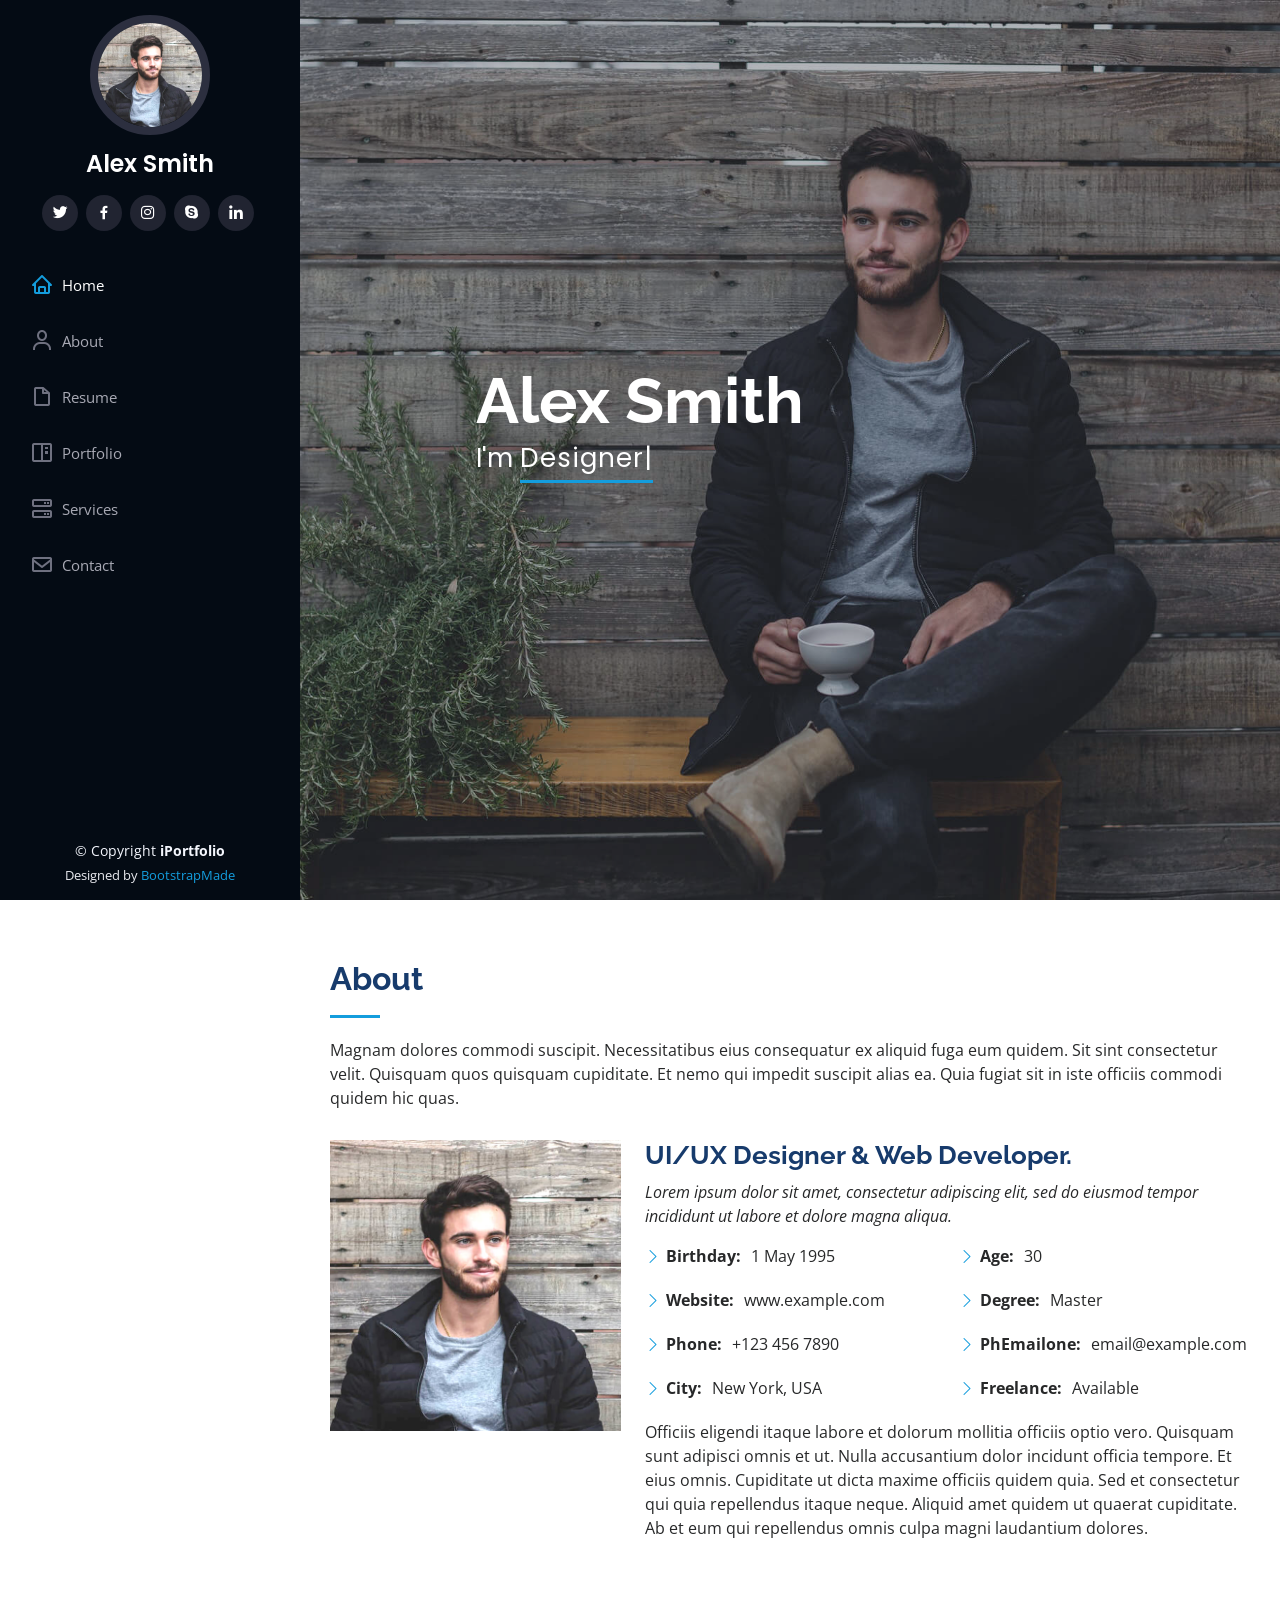
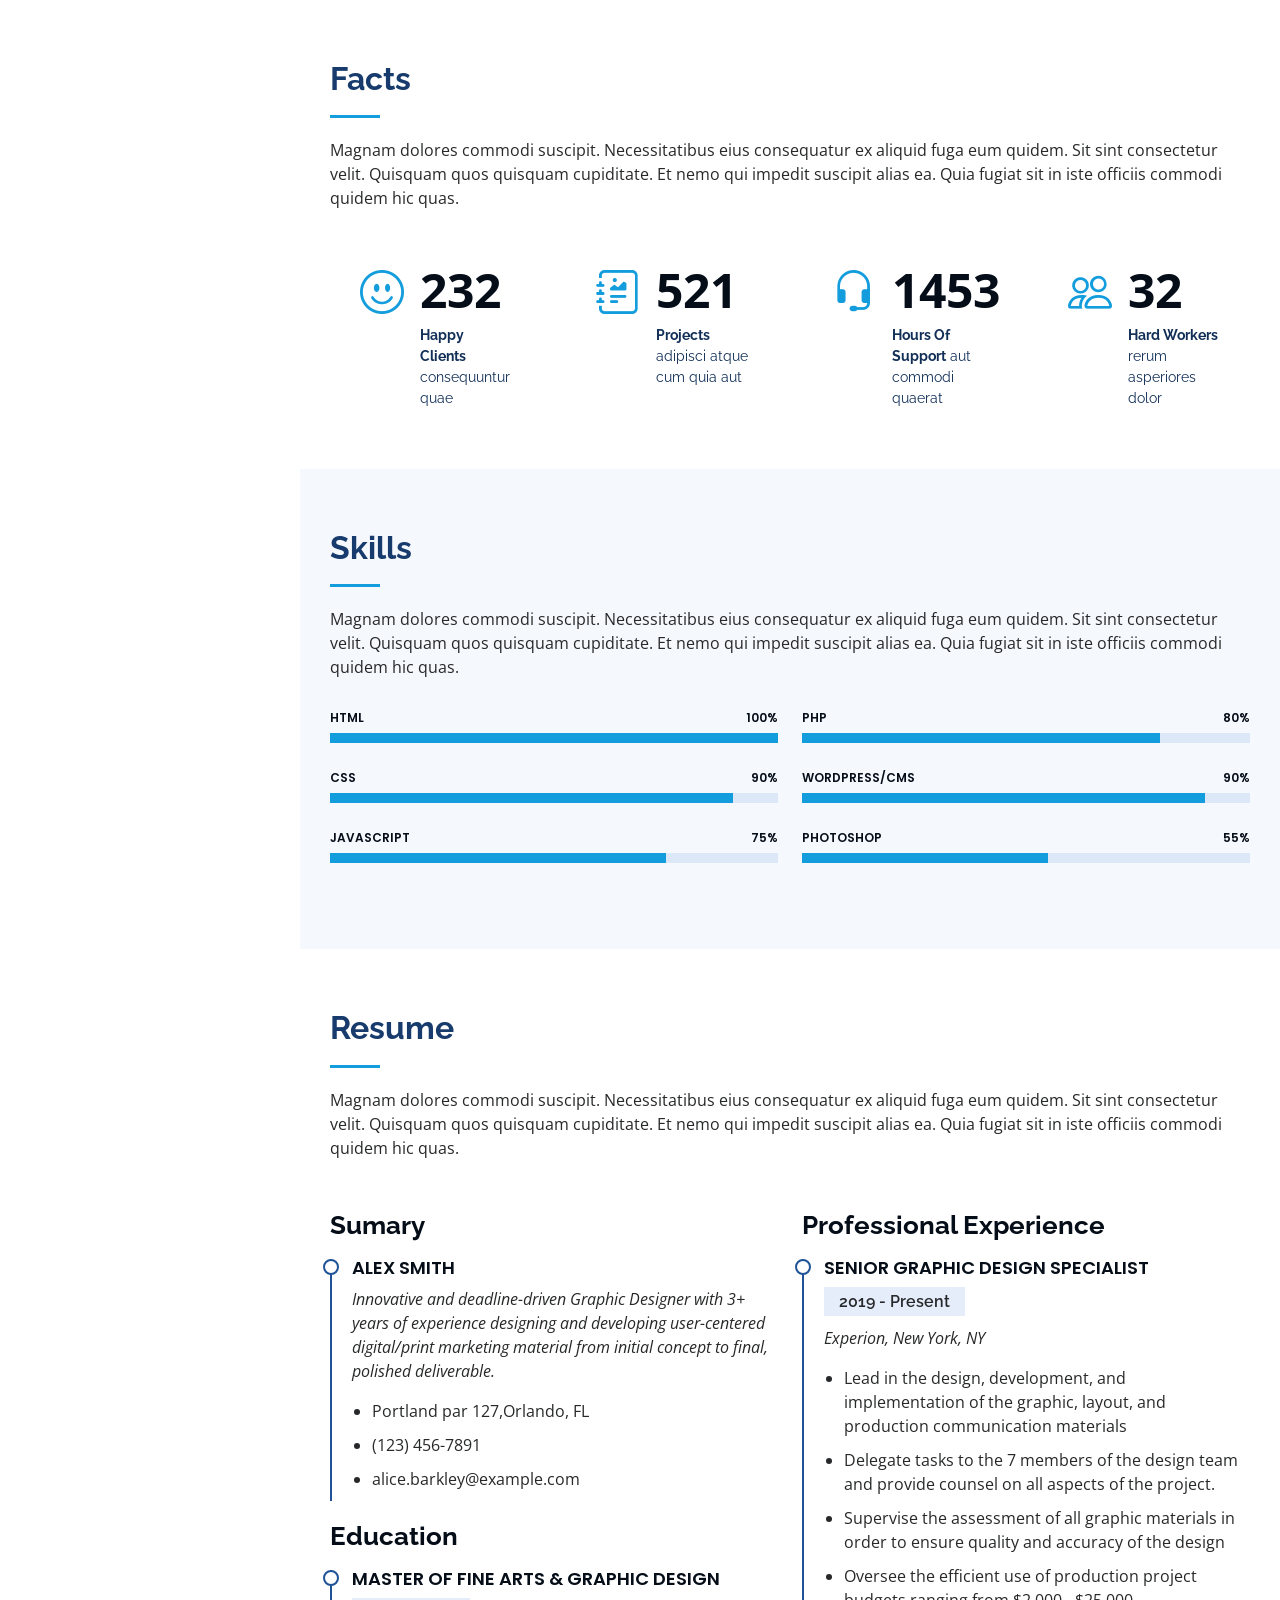
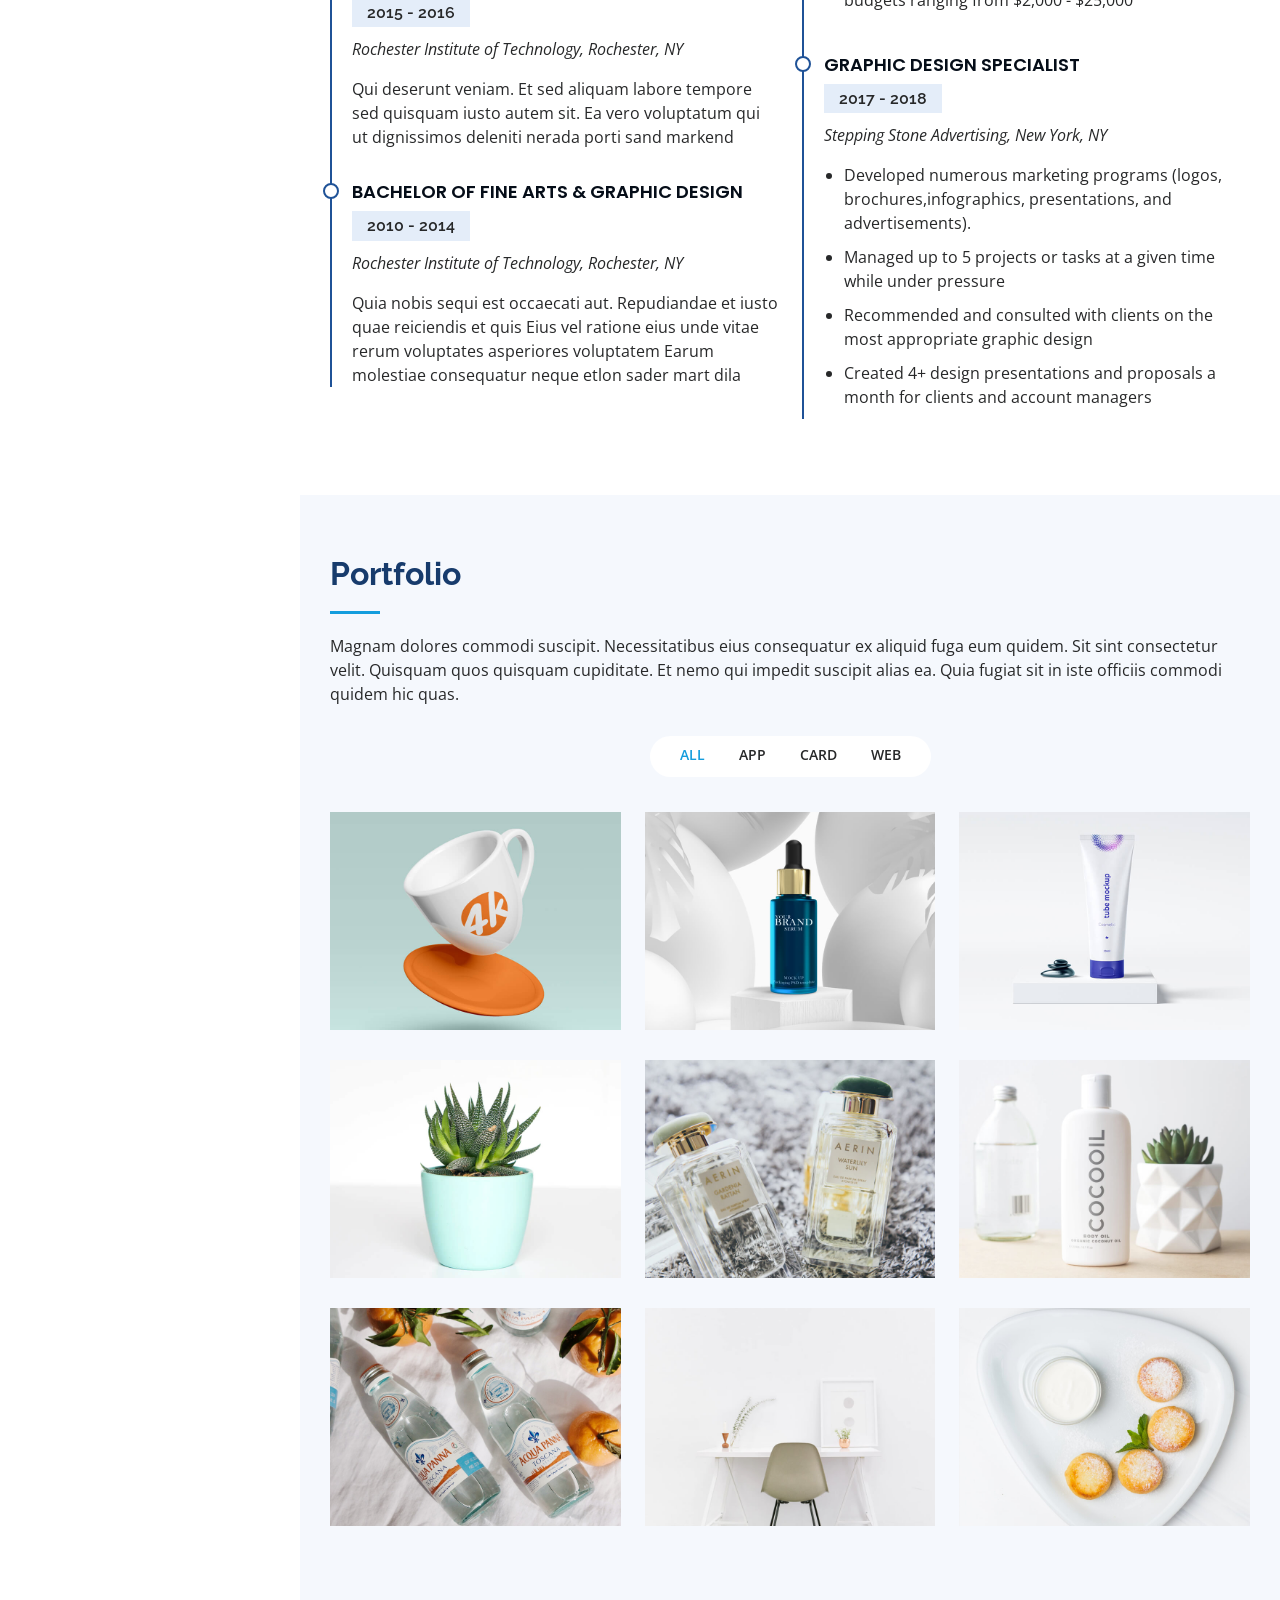
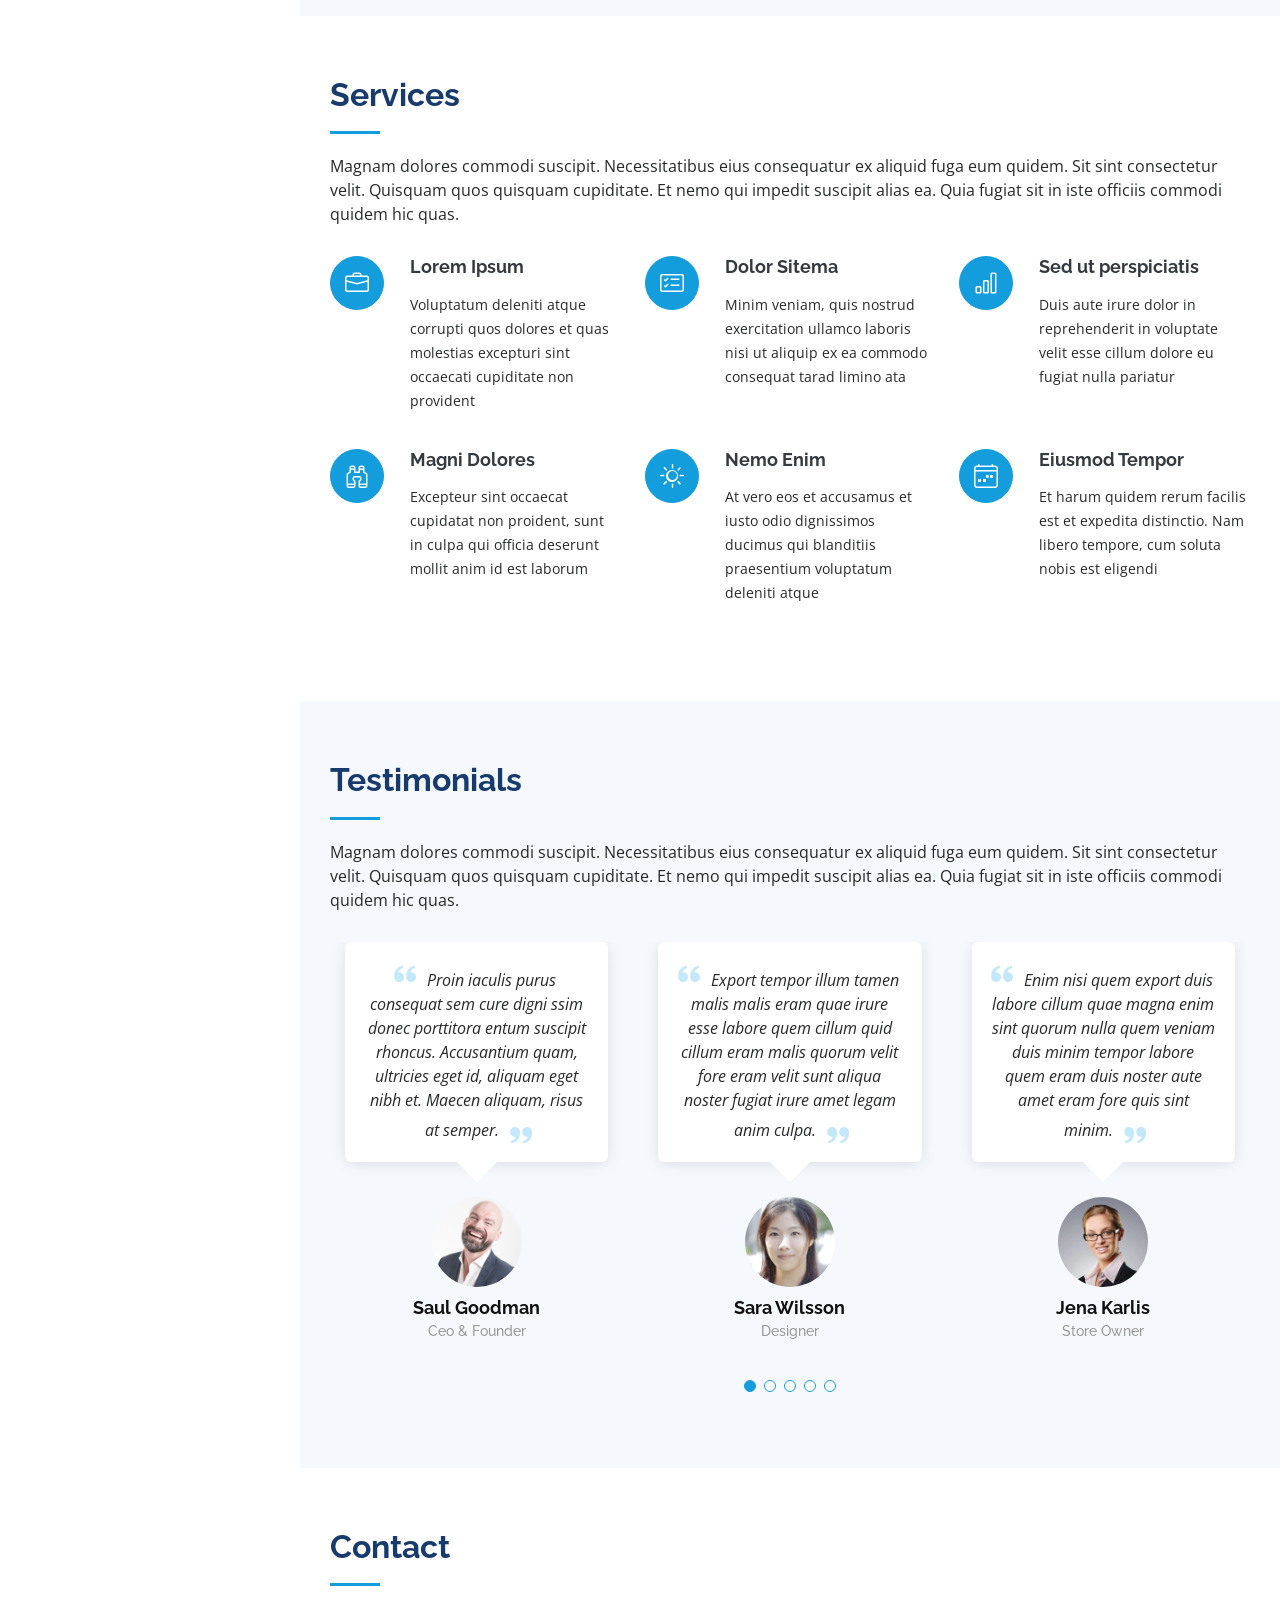
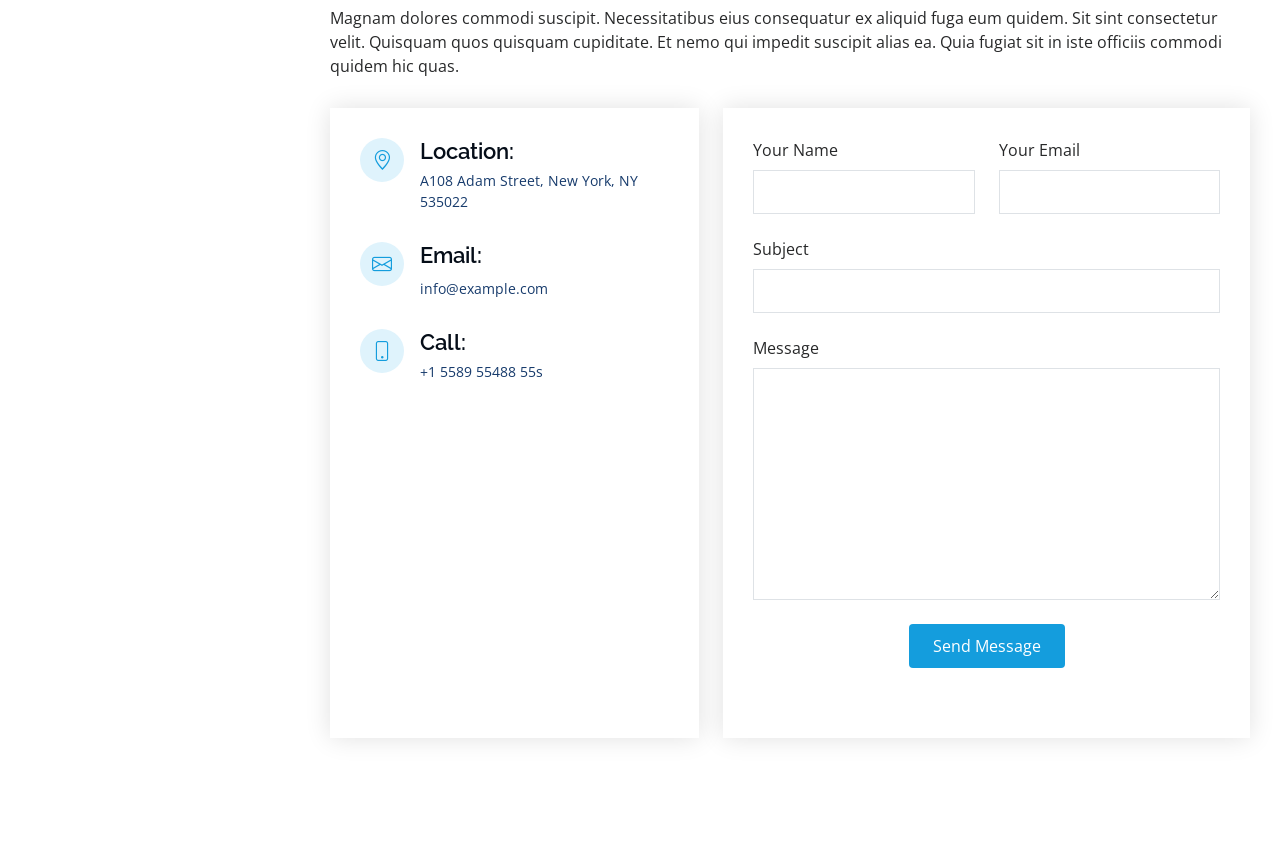
<file: index.html>
<!DOCTYPE html>
<html lang="en">

<head>
  <meta charset="utf-8">
  <meta content="width=device-width, initial-scale=1.0" name="viewport">

  <title>iPortfolio Bootstrap Template - Index</title>
  <meta content="" name="description">
  <meta content="" name="keywords">

  <!-- Favicons -->
  <link href="assets/img/favicon.png" rel="icon">
  <link href="assets/img/apple-touch-icon.png" rel="apple-touch-icon">

  <!-- Google Fonts -->
  <link href="https://fonts.googleapis.com/css?family=Open+Sans:300,300i,400,400i,600,600i,700,700i|Raleway:300,300i,400,400i,500,500i,600,600i,700,700i|Poppins:300,300i,400,400i,500,500i,600,600i,700,700i" rel="stylesheet">

  <!-- Vendor CSS Files -->
  <link href="assets/vendor/aos/aos.css" rel="stylesheet">
  <link href="assets/vendor/bootstrap/css/bootstrap.min.css" rel="stylesheet">
  <link href="assets/vendor/bootstrap-icons/bootstrap-icons.css" rel="stylesheet">
  <link href="assets/vendor/boxicons/css/boxicons.min.css" rel="stylesheet">
  <link href="assets/vendor/glightbox/css/glightbox.min.css" rel="stylesheet">
  <link href="assets/vendor/swiper/swiper-bundle.min.css" rel="stylesheet">

  <!-- Template Main CSS File -->
  <link href="assets/css/style.css" rel="stylesheet">

  <!-- =======================================================
  * Template Name: iPortfolio
  * Updated: May 30 2023 with Bootstrap v5.3.0
  * Template URL: https://bootstrapmade.com/iportfolio-bootstrap-portfolio-websites-template/
  * Author: BootstrapMade.com
  * License: https://bootstrapmade.com/license/
  ======================================================== -->
</head>

<body>

  <!-- ======= Mobile nav toggle button ======= -->
  <i class="bi bi-list mobile-nav-toggle d-xl-none"></i>

  <!-- ======= Header ======= -->
  <header id="header">
    <div class="d-flex flex-column">

      <div class="profile">
        <img src="assets/img/profile-img.jpg" alt="" class="img-fluid rounded-circle">
        <h1 class="text-light"><a href="index.html">Alex Smith</a></h1>
        <div class="social-links mt-3 text-center">
          <a href="#" class="twitter"><i class="bx bxl-twitter"></i></a>
          <a href="#" class="facebook"><i class="bx bxl-facebook"></i></a>
          <a href="#" class="instagram"><i class="bx bxl-instagram"></i></a>
          <a href="#" class="google-plus"><i class="bx bxl-skype"></i></a>
          <a href="#" class="linkedin"><i class="bx bxl-linkedin"></i></a>
        </div>
      </div>

      <nav id="navbar" class="nav-menu navbar">
        <ul>
          <li><a href="#hero" class="nav-link scrollto active"><i class="bx bx-home"></i> <span>Home</span></a></li>
          <li><a href="#about" class="nav-link scrollto"><i class="bx bx-user"></i> <span>About</span></a></li>
          <li><a href="#resume" class="nav-link scrollto"><i class="bx bx-file-blank"></i> <span>Resume</span></a></li>
          <li><a href="#portfolio" class="nav-link scrollto"><i class="bx bx-book-content"></i> <span>Portfolio</span></a></li>
          <li><a href="#services" class="nav-link scrollto"><i class="bx bx-server"></i> <span>Services</span></a></li>
          <li><a href="#contact" class="nav-link scrollto"><i class="bx bx-envelope"></i> <span>Contact</span></a></li>
        </ul>
      </nav><!-- .nav-menu -->
    </div>
  </header><!-- End Header -->

  <!-- ======= Hero Section ======= -->
  <section id="hero" class="d-flex flex-column justify-content-center align-items-center">
    <div class="hero-container" data-aos="fade-in">
      <h1>Alex Smith</h1>
      <p>I'm <span class="typed" data-typed-items="Designer, Developer, Freelancer, Photographer"></span></p>
    </div>
  </section><!-- End Hero -->

  <main id="main">

    <!-- ======= About Section ======= -->
    <section id="about" class="about">
      <div class="container">

        <div class="section-title">
          <h2>About</h2>
          <p>Magnam dolores commodi suscipit. Necessitatibus eius consequatur ex aliquid fuga eum quidem. Sit sint consectetur velit. Quisquam quos quisquam cupiditate. Et nemo qui impedit suscipit alias ea. Quia fugiat sit in iste officiis commodi quidem hic quas.</p>
        </div>

        <div class="row">
          <div class="col-lg-4" data-aos="fade-right">
            <img src="assets/img/profile-img.jpg" class="img-fluid" alt="">
          </div>
          <div class="col-lg-8 pt-4 pt-lg-0 content" data-aos="fade-left">
            <h3>UI/UX Designer &amp; Web Developer.</h3>
            <p class="fst-italic">
              Lorem ipsum dolor sit amet, consectetur adipiscing elit, sed do eiusmod tempor incididunt ut labore et dolore
              magna aliqua.
            </p>
            <div class="row">
              <div class="col-lg-6">
                <ul>
                  <li><i class="bi bi-chevron-right"></i> <strong>Birthday:</strong> <span>1 May 1995</span></li>
                  <li><i class="bi bi-chevron-right"></i> <strong>Website:</strong> <span>www.example.com</span></li>
                  <li><i class="bi bi-chevron-right"></i> <strong>Phone:</strong> <span>+123 456 7890</span></li>
                  <li><i class="bi bi-chevron-right"></i> <strong>City:</strong> <span>New York, USA</span></li>
                </ul>
              </div>
              <div class="col-lg-6">
                <ul>
                  <li><i class="bi bi-chevron-right"></i> <strong>Age:</strong> <span>30</span></li>
                  <li><i class="bi bi-chevron-right"></i> <strong>Degree:</strong> <span>Master</span></li>
                  <li><i class="bi bi-chevron-right"></i> <strong>PhEmailone:</strong> <span>email@example.com</span></li>
                  <li><i class="bi bi-chevron-right"></i> <strong>Freelance:</strong> <span>Available</span></li>
                </ul>
              </div>
            </div>
            <p>
              Officiis eligendi itaque labore et dolorum mollitia officiis optio vero. Quisquam sunt adipisci omnis et ut. Nulla accusantium dolor incidunt officia tempore. Et eius omnis.
              Cupiditate ut dicta maxime officiis quidem quia. Sed et consectetur qui quia repellendus itaque neque. Aliquid amet quidem ut quaerat cupiditate. Ab et eum qui repellendus omnis culpa magni laudantium dolores.
            </p>
          </div>
        </div>

      </div>
    </section><!-- End About Section -->

    <!-- ======= Facts Section ======= -->
    <section id="facts" class="facts">
      <div class="container">

        <div class="section-title">
          <h2>Facts</h2>
          <p>Magnam dolores commodi suscipit. Necessitatibus eius consequatur ex aliquid fuga eum quidem. Sit sint consectetur velit. Quisquam quos quisquam cupiditate. Et nemo qui impedit suscipit alias ea. Quia fugiat sit in iste officiis commodi quidem hic quas.</p>
        </div>

        <div class="row no-gutters">

          <div class="col-lg-3 col-md-6 d-md-flex align-items-md-stretch" data-aos="fade-up">
            <div class="count-box">
              <i class="bi bi-emoji-smile"></i>
              <span data-purecounter-start="0" data-purecounter-end="232" data-purecounter-duration="1" class="purecounter"></span>
              <p><strong>Happy Clients</strong> consequuntur quae</p>
            </div>
          </div>

          <div class="col-lg-3 col-md-6 d-md-flex align-items-md-stretch" data-aos="fade-up" data-aos-delay="100">
            <div class="count-box">
              <i class="bi bi-journal-richtext"></i>
              <span data-purecounter-start="0" data-purecounter-end="521" data-purecounter-duration="1" class="purecounter"></span>
              <p><strong>Projects</strong> adipisci atque cum quia aut</p>
            </div>
          </div>

          <div class="col-lg-3 col-md-6 d-md-flex align-items-md-stretch" data-aos="fade-up" data-aos-delay="200">
            <div class="count-box">
              <i class="bi bi-headset"></i>
              <span data-purecounter-start="0" data-purecounter-end="1453" data-purecounter-duration="1" class="purecounter"></span>
              <p><strong>Hours Of Support</strong> aut commodi quaerat</p>
            </div>
          </div>

          <div class="col-lg-3 col-md-6 d-md-flex align-items-md-stretch" data-aos="fade-up" data-aos-delay="300">
            <div class="count-box">
              <i class="bi bi-people"></i>
              <span data-purecounter-start="0" data-purecounter-end="32" data-purecounter-duration="1" class="purecounter"></span>
              <p><strong>Hard Workers</strong> rerum asperiores dolor</p>
            </div>
          </div>

        </div>

      </div>
    </section><!-- End Facts Section -->

    <!-- ======= Skills Section ======= -->
    <section id="skills" class="skills section-bg">
      <div class="container">

        <div class="section-title">
          <h2>Skills</h2>
          <p>Magnam dolores commodi suscipit. Necessitatibus eius consequatur ex aliquid fuga eum quidem. Sit sint consectetur velit. Quisquam quos quisquam cupiditate. Et nemo qui impedit suscipit alias ea. Quia fugiat sit in iste officiis commodi quidem hic quas.</p>
        </div>

        <div class="row skills-content">

          <div class="col-lg-6" data-aos="fade-up">

            <div class="progress">
              <span class="skill">HTML <i class="val">100%</i></span>
              <div class="progress-bar-wrap">
                <div class="progress-bar" role="progressbar" aria-valuenow="100" aria-valuemin="0" aria-valuemax="100"></div>
              </div>
            </div>

            <div class="progress">
              <span class="skill">CSS <i class="val">90%</i></span>
              <div class="progress-bar-wrap">
                <div class="progress-bar" role="progressbar" aria-valuenow="90" aria-valuemin="0" aria-valuemax="100"></div>
              </div>
            </div>

            <div class="progress">
              <span class="skill">JavaScript <i class="val">75%</i></span>
              <div class="progress-bar-wrap">
                <div class="progress-bar" role="progressbar" aria-valuenow="75" aria-valuemin="0" aria-valuemax="100"></div>
              </div>
            </div>

          </div>

          <div class="col-lg-6" data-aos="fade-up" data-aos-delay="100">

            <div class="progress">
              <span class="skill">PHP <i class="val">80%</i></span>
              <div class="progress-bar-wrap">
                <div class="progress-bar" role="progressbar" aria-valuenow="80" aria-valuemin="0" aria-valuemax="100"></div>
              </div>
            </div>

            <div class="progress">
              <span class="skill">WordPress/CMS <i class="val">90%</i></span>
              <div class="progress-bar-wrap">
                <div class="progress-bar" role="progressbar" aria-valuenow="90" aria-valuemin="0" aria-valuemax="100"></div>
              </div>
            </div>

            <div class="progress">
              <span class="skill">Photoshop <i class="val">55%</i></span>
              <div class="progress-bar-wrap">
                <div class="progress-bar" role="progressbar" aria-valuenow="55" aria-valuemin="0" aria-valuemax="100"></div>
              </div>
            </div>

          </div>

        </div>

      </div>
    </section><!-- End Skills Section -->

    <!-- ======= Resume Section ======= -->
    <section id="resume" class="resume">
      <div class="container">

        <div class="section-title">
          <h2>Resume</h2>
          <p>Magnam dolores commodi suscipit. Necessitatibus eius consequatur ex aliquid fuga eum quidem. Sit sint consectetur velit. Quisquam quos quisquam cupiditate. Et nemo qui impedit suscipit alias ea. Quia fugiat sit in iste officiis commodi quidem hic quas.</p>
        </div>

        <div class="row">
          <div class="col-lg-6" data-aos="fade-up">
            <h3 class="resume-title">Sumary</h3>
            <div class="resume-item pb-0">
              <h4>Alex Smith</h4>
              <p><em>Innovative and deadline-driven Graphic Designer with 3+ years of experience designing and developing user-centered digital/print marketing material from initial concept to final, polished deliverable.</em></p>
              <ul>
                <li>Portland par 127,Orlando, FL</li>
                <li>(123) 456-7891</li>
                <li>alice.barkley@example.com</li>
              </ul>
            </div>

            <h3 class="resume-title">Education</h3>
            <div class="resume-item">
              <h4>Master of Fine Arts &amp; Graphic Design</h4>
              <h5>2015 - 2016</h5>
              <p><em>Rochester Institute of Technology, Rochester, NY</em></p>
              <p>Qui deserunt veniam. Et sed aliquam labore tempore sed quisquam iusto autem sit. Ea vero voluptatum qui ut dignissimos deleniti nerada porti sand markend</p>
            </div>
            <div class="resume-item">
              <h4>Bachelor of Fine Arts &amp; Graphic Design</h4>
              <h5>2010 - 2014</h5>
              <p><em>Rochester Institute of Technology, Rochester, NY</em></p>
              <p>Quia nobis sequi est occaecati aut. Repudiandae et iusto quae reiciendis et quis Eius vel ratione eius unde vitae rerum voluptates asperiores voluptatem Earum molestiae consequatur neque etlon sader mart dila</p>
            </div>
          </div>
          <div class="col-lg-6" data-aos="fade-up" data-aos-delay="100">
            <h3 class="resume-title">Professional Experience</h3>
            <div class="resume-item">
              <h4>Senior graphic design specialist</h4>
              <h5>2019 - Present</h5>
              <p><em>Experion, New York, NY </em></p>
              <ul>
                <li>Lead in the design, development, and implementation of the graphic, layout, and production communication materials</li>
                <li>Delegate tasks to the 7 members of the design team and provide counsel on all aspects of the project. </li>
                <li>Supervise the assessment of all graphic materials in order to ensure quality and accuracy of the design</li>
                <li>Oversee the efficient use of production project budgets ranging from $2,000 - $25,000</li>
              </ul>
            </div>
            <div class="resume-item">
              <h4>Graphic design specialist</h4>
              <h5>2017 - 2018</h5>
              <p><em>Stepping Stone Advertising, New York, NY</em></p>
              <ul>
                <li>Developed numerous marketing programs (logos, brochures,infographics, presentations, and advertisements).</li>
                <li>Managed up to 5 projects or tasks at a given time while under pressure</li>
                <li>Recommended and consulted with clients on the most appropriate graphic design</li>
                <li>Created 4+ design presentations and proposals a month for clients and account managers</li>
              </ul>
            </div>
          </div>
        </div>

      </div>
    </section><!-- End Resume Section -->

    <!-- ======= Portfolio Section ======= -->
    <section id="portfolio" class="portfolio section-bg">
      <div class="container">

        <div class="section-title">
          <h2>Portfolio</h2>
          <p>Magnam dolores commodi suscipit. Necessitatibus eius consequatur ex aliquid fuga eum quidem. Sit sint consectetur velit. Quisquam quos quisquam cupiditate. Et nemo qui impedit suscipit alias ea. Quia fugiat sit in iste officiis commodi quidem hic quas.</p>
        </div>

        <div class="row" data-aos="fade-up">
          <div class="col-lg-12 d-flex justify-content-center">
            <ul id="portfolio-flters">
              <li data-filter="*" class="filter-active">All</li>
              <li data-filter=".filter-app">App</li>
              <li data-filter=".filter-card">Card</li>
              <li data-filter=".filter-web">Web</li>
            </ul>
          </div>
        </div>

        <div class="row portfolio-container" data-aos="fade-up" data-aos-delay="100">

          <div class="col-lg-4 col-md-6 portfolio-item filter-app">
            <div class="portfolio-wrap">
              <img src="assets/img/portfolio/portfolio-1.jpg" class="img-fluid" alt="">
              <div class="portfolio-links">
                <a href="assets/img/portfolio/portfolio-1.jpg" data-gallery="portfolioGallery" class="portfolio-lightbox" title="App 1"><i class="bx bx-plus"></i></a>
                <a href="portfolio-details.html" title="More Details"><i class="bx bx-link"></i></a>
              </div>
            </div>
          </div>

          <div class="col-lg-4 col-md-6 portfolio-item filter-web">
            <div class="portfolio-wrap">
              <img src="assets/img/portfolio/portfolio-2.jpg" class="img-fluid" alt="">
              <div class="portfolio-links">
                <a href="assets/img/portfolio/portfolio-2.jpg" data-gallery="portfolioGallery" class="portfolio-lightbox" title="Web 3"><i class="bx bx-plus"></i></a>
                <a href="portfolio-details.html" title="More Details"><i class="bx bx-link"></i></a>
              </div>
            </div>
          </div>

          <div class="col-lg-4 col-md-6 portfolio-item filter-app">
            <div class="portfolio-wrap">
              <img src="assets/img/portfolio/portfolio-3.jpg" class="img-fluid" alt="">
              <div class="portfolio-links">
                <a href="assets/img/portfolio/portfolio-3.jpg" data-gallery="portfolioGallery" class="portfolio-lightbox" title="App 2"><i class="bx bx-plus"></i></a>
                <a href="portfolio-details.html" title="More Details"><i class="bx bx-link"></i></a>
              </div>
            </div>
          </div>

          <div class="col-lg-4 col-md-6 portfolio-item filter-card">
            <div class="portfolio-wrap">
              <img src="assets/img/portfolio/portfolio-4.jpg" class="img-fluid" alt="">
              <div class="portfolio-links">
                <a href="assets/img/portfolio/portfolio-4.jpg" data-gallery="portfolioGallery" class="portfolio-lightbox" title="Card 2"><i class="bx bx-plus"></i></a>
                <a href="portfolio-details.html" title="More Details"><i class="bx bx-link"></i></a>
              </div>
            </div>
          </div>

          <div class="col-lg-4 col-md-6 portfolio-item filter-web">
            <div class="portfolio-wrap">
              <img src="assets/img/portfolio/portfolio-5.jpg" class="img-fluid" alt="">
              <div class="portfolio-links">
                <a href="assets/img/portfolio/portfolio-5.jpg" data-gallery="portfolioGallery" class="portfolio-lightbox" title="Web 2"><i class="bx bx-plus"></i></a>
                <a href="portfolio-details.html" title="More Details"><i class="bx bx-link"></i></a>
              </div>
            </div>
          </div>

          <div class="col-lg-4 col-md-6 portfolio-item filter-app">
            <div class="portfolio-wrap">
              <img src="assets/img/portfolio/portfolio-6.jpg" class="img-fluid" alt="">
              <div class="portfolio-links">
                <a href="assets/img/portfolio/portfolio-6.jpg" data-gallery="portfolioGallery" class="portfolio-lightbox" title="App 3"><i class="bx bx-plus"></i></a>
                <a href="portfolio-details.html" title="More Details"><i class="bx bx-link"></i></a>
              </div>
            </div>
          </div>

          <div class="col-lg-4 col-md-6 portfolio-item filter-card">
            <div class="portfolio-wrap">
              <img src="assets/img/portfolio/portfolio-7.jpg" class="img-fluid" alt="">
              <div class="portfolio-links">
                <a href="assets/img/portfolio/portfolio-7.jpg" data-gallery="portfolioGallery" class="portfolio-lightbox" title="Card 1"><i class="bx bx-plus"></i></a>
                <a href="portfolio-details.html" title="More Details"><i class="bx bx-link"></i></a>
              </div>
            </div>
          </div>

          <div class="col-lg-4 col-md-6 portfolio-item filter-card">
            <div class="portfolio-wrap">
              <img src="assets/img/portfolio/portfolio-8.jpg" class="img-fluid" alt="">
              <div class="portfolio-links">
                <a href="assets/img/portfolio/portfolio-8.jpg" data-gallery="portfolioGallery" class="portfolio-lightbox" title="Card 3"><i class="bx bx-plus"></i></a>
                <a href="portfolio-details.html" title="More Details"><i class="bx bx-link"></i></a>
              </div>
            </div>
          </div>

          <div class="col-lg-4 col-md-6 portfolio-item filter-web">
            <div class="portfolio-wrap">
              <img src="assets/img/portfolio/portfolio-9.jpg" class="img-fluid" alt="">
              <div class="portfolio-links">
                <a href="assets/img/portfolio/portfolio-9.jpg" data-gallery="portfolioGallery" class="portfolio-lightbox" title="Web 3"><i class="bx bx-plus"></i></a>
                <a href="portfolio-details.html" title="More Details"><i class="bx bx-link"></i></a>
              </div>
            </div>
          </div>

        </div>

      </div>
    </section><!-- End Portfolio Section -->

    <!-- ======= Services Section ======= -->
    <section id="services" class="services">
      <div class="container">

        <div class="section-title">
          <h2>Services</h2>
          <p>Magnam dolores commodi suscipit. Necessitatibus eius consequatur ex aliquid fuga eum quidem. Sit sint consectetur velit. Quisquam quos quisquam cupiditate. Et nemo qui impedit suscipit alias ea. Quia fugiat sit in iste officiis commodi quidem hic quas.</p>
        </div>

        <div class="row">
          <div class="col-lg-4 col-md-6 icon-box" data-aos="fade-up">
            <div class="icon"><i class="bi bi-briefcase"></i></div>
            <h4 class="title"><a href="">Lorem Ipsum</a></h4>
            <p class="description">Voluptatum deleniti atque corrupti quos dolores et quas molestias excepturi sint occaecati cupiditate non provident</p>
          </div>
          <div class="col-lg-4 col-md-6 icon-box" data-aos="fade-up" data-aos-delay="100">
            <div class="icon"><i class="bi bi-card-checklist"></i></div>
            <h4 class="title"><a href="">Dolor Sitema</a></h4>
            <p class="description">Minim veniam, quis nostrud exercitation ullamco laboris nisi ut aliquip ex ea commodo consequat tarad limino ata</p>
          </div>
          <div class="col-lg-4 col-md-6 icon-box" data-aos="fade-up" data-aos-delay="200">
            <div class="icon"><i class="bi bi-bar-chart"></i></div>
            <h4 class="title"><a href="">Sed ut perspiciatis</a></h4>
            <p class="description">Duis aute irure dolor in reprehenderit in voluptate velit esse cillum dolore eu fugiat nulla pariatur</p>
          </div>
          <div class="col-lg-4 col-md-6 icon-box" data-aos="fade-up" data-aos-delay="300">
            <div class="icon"><i class="bi bi-binoculars"></i></div>
            <h4 class="title"><a href="">Magni Dolores</a></h4>
            <p class="description">Excepteur sint occaecat cupidatat non proident, sunt in culpa qui officia deserunt mollit anim id est laborum</p>
          </div>
          <div class="col-lg-4 col-md-6 icon-box" data-aos="fade-up" data-aos-delay="400">
            <div class="icon"><i class="bi bi-brightness-high"></i></div>
            <h4 class="title"><a href="">Nemo Enim</a></h4>
            <p class="description">At vero eos et accusamus et iusto odio dignissimos ducimus qui blanditiis praesentium voluptatum deleniti atque</p>
          </div>
          <div class="col-lg-4 col-md-6 icon-box" data-aos="fade-up" data-aos-delay="500">
            <div class="icon"><i class="bi bi-calendar4-week"></i></div>
            <h4 class="title"><a href="">Eiusmod Tempor</a></h4>
            <p class="description">Et harum quidem rerum facilis est et expedita distinctio. Nam libero tempore, cum soluta nobis est eligendi</p>
          </div>
        </div>

      </div>
    </section><!-- End Services Section -->

    <!-- ======= Testimonials Section ======= -->
    <section id="testimonials" class="testimonials section-bg">
      <div class="container">

        <div class="section-title">
          <h2>Testimonials</h2>
          <p>Magnam dolores commodi suscipit. Necessitatibus eius consequatur ex aliquid fuga eum quidem. Sit sint consectetur velit. Quisquam quos quisquam cupiditate. Et nemo qui impedit suscipit alias ea. Quia fugiat sit in iste officiis commodi quidem hic quas.</p>
        </div>

        <div class="testimonials-slider swiper" data-aos="fade-up" data-aos-delay="100">
          <div class="swiper-wrapper">

            <div class="swiper-slide">
              <div class="testimonial-item" data-aos="fade-up">
                <p>
                  <i class="bx bxs-quote-alt-left quote-icon-left"></i>
                  Proin iaculis purus consequat sem cure digni ssim donec porttitora entum suscipit rhoncus. Accusantium quam, ultricies eget id, aliquam eget nibh et. Maecen aliquam, risus at semper.
                  <i class="bx bxs-quote-alt-right quote-icon-right"></i>
                </p>
                <img src="assets/img/testimonials/testimonials-1.jpg" class="testimonial-img" alt="">
                <h3>Saul Goodman</h3>
                <h4>Ceo &amp; Founder</h4>
              </div>
            </div><!-- End testimonial item -->

            <div class="swiper-slide">
              <div class="testimonial-item" data-aos="fade-up" data-aos-delay="100">
                <p>
                  <i class="bx bxs-quote-alt-left quote-icon-left"></i>
                  Export tempor illum tamen malis malis eram quae irure esse labore quem cillum quid cillum eram malis quorum velit fore eram velit sunt aliqua noster fugiat irure amet legam anim culpa.
                  <i class="bx bxs-quote-alt-right quote-icon-right"></i>
                </p>
                <img src="assets/img/testimonials/testimonials-2.jpg" class="testimonial-img" alt="">
                <h3>Sara Wilsson</h3>
                <h4>Designer</h4>
              </div>
            </div><!-- End testimonial item -->

            <div class="swiper-slide">
              <div class="testimonial-item" data-aos="fade-up" data-aos-delay="200">
                <p>
                  <i class="bx bxs-quote-alt-left quote-icon-left"></i>
                  Enim nisi quem export duis labore cillum quae magna enim sint quorum nulla quem veniam duis minim tempor labore quem eram duis noster aute amet eram fore quis sint minim.
                  <i class="bx bxs-quote-alt-right quote-icon-right"></i>
                </p>
                <img src="assets/img/testimonials/testimonials-3.jpg" class="testimonial-img" alt="">
                <h3>Jena Karlis</h3>
                <h4>Store Owner</h4>
              </div>
            </div><!-- End testimonial item -->

            <div class="swiper-slide">
              <div class="testimonial-item" data-aos="fade-up" data-aos-delay="300">
                <p>
                  <i class="bx bxs-quote-alt-left quote-icon-left"></i>
                  Fugiat enim eram quae cillum dolore dolor amet nulla culpa multos export minim fugiat minim velit minim dolor enim duis veniam ipsum anim magna sunt elit fore quem dolore labore illum veniam.
                  <i class="bx bxs-quote-alt-right quote-icon-right"></i>
                </p>
                <img src="assets/img/testimonials/testimonials-4.jpg" class="testimonial-img" alt="">
                <h3>Matt Brandon</h3>
                <h4>Freelancer</h4>
              </div>
            </div><!-- End testimonial item -->

            <div class="swiper-slide">
              <div class="testimonial-item" data-aos="fade-up" data-aos-delay="400">
                <p>
                  <i class="bx bxs-quote-alt-left quote-icon-left"></i>
                  Quis quorum aliqua sint quem legam fore sunt eram irure aliqua veniam tempor noster veniam enim culpa labore duis sunt culpa nulla illum cillum fugiat legam esse veniam culpa fore nisi cillum quid.
                  <i class="bx bxs-quote-alt-right quote-icon-right"></i>
                </p>
                <img src="assets/img/testimonials/testimonials-5.jpg" class="testimonial-img" alt="">
                <h3>John Larson</h3>
                <h4>Entrepreneur</h4>
              </div>
            </div><!-- End testimonial item -->

          </div>
          <div class="swiper-pagination"></div>
        </div>

      </div>
    </section><!-- End Testimonials Section -->

    <!-- ======= Contact Section ======= -->
    <section id="contact" class="contact">
      <div class="container">

        <div class="section-title">
          <h2>Contact</h2>
          <p>Magnam dolores commodi suscipit. Necessitatibus eius consequatur ex aliquid fuga eum quidem. Sit sint consectetur velit. Quisquam quos quisquam cupiditate. Et nemo qui impedit suscipit alias ea. Quia fugiat sit in iste officiis commodi quidem hic quas.</p>
        </div>

        <div class="row" data-aos="fade-in">

          <div class="col-lg-5 d-flex align-items-stretch">
            <div class="info">
              <div class="address">
                <i class="bi bi-geo-alt"></i>
                <h4>Location:</h4>
                <p>A108 Adam Street, New York, NY 535022</p>
              </div>

              <div class="email">
                <i class="bi bi-envelope"></i>
                <h4>Email:</h4>
                <p>info@example.com</p>
              </div>

              <div class="phone">
                <i class="bi bi-phone"></i>
                <h4>Call:</h4>
                <p>+1 5589 55488 55s</p>
              </div>

              <iframe src="https://www.google.com/maps/embed?pb=!1m14!1m8!1m3!1d12097.433213460943!2d-74.0062269!3d40.7101282!3m2!1i1024!2i768!4f13.1!3m3!1m2!1s0x0%3A0xb89d1fe6bc499443!2sDowntown+Conference+Center!5e0!3m2!1smk!2sbg!4v1539943755621" frameborder="0" style="border:0; width: 100%; height: 290px;" allowfullscreen></iframe>
            </div>

          </div>

          <div class="col-lg-7 mt-5 mt-lg-0 d-flex align-items-stretch">
            <form action="forms/contact.php" method="post" role="form" class="php-email-form">
              <div class="row">
                <div class="form-group col-md-6">
                  <label for="name">Your Name</label>
                  <input type="text" name="name" class="form-control" id="name" required>
                </div>
                <div class="form-group col-md-6">
                  <label for="name">Your Email</label>
                  <input type="email" class="form-control" name="email" id="email" required>
                </div>
              </div>
              <div class="form-group">
                <label for="name">Subject</label>
                <input type="text" class="form-control" name="subject" id="subject" required>
              </div>
              <div class="form-group">
                <label for="name">Message</label>
                <textarea class="form-control" name="message" rows="10" required></textarea>
              </div>
              <div class="my-3">
                <div class="loading">Loading</div>
                <div class="error-message"></div>
                <div class="sent-message">Your message has been sent. Thank you!</div>
              </div>
              <div class="text-center"><button type="submit">Send Message</button></div>
            </form>
          </div>

        </div>

      </div>
    </section><!-- End Contact Section -->

  </main><!-- End #main -->

  <!-- ======= Footer ======= -->
  <footer id="footer">
    <div class="container">
      <div class="copyright">
        &copy; Copyright <strong><span>iPortfolio</span></strong>
      </div>
      <div class="credits">
        <!-- All the links in the footer should remain intact. -->
        <!-- You can delete the links only if you purchased the pro version. -->
        <!-- Licensing information: https://bootstrapmade.com/license/ -->
        <!-- Purchase the pro version with working PHP/AJAX contact form: https://bootstrapmade.com/iportfolio-bootstrap-portfolio-websites-template/ -->
        Designed by <a href="https://bootstrapmade.com/">BootstrapMade</a>
      </div>
    </div>
  </footer><!-- End  Footer -->

  <a href="#" class="back-to-top d-flex align-items-center justify-content-center"><i class="bi bi-arrow-up-short"></i></a>

  <!-- Vendor JS Files -->
  <script src="assets/vendor/purecounter/purecounter_vanilla.js"></script>
  <script src="assets/vendor/aos/aos.js"></script>
  <script src="assets/vendor/bootstrap/js/bootstrap.bundle.min.js"></script>
  <script src="assets/vendor/glightbox/js/glightbox.min.js"></script>
  <script src="assets/vendor/isotope-layout/isotope.pkgd.min.js"></script>
  <script src="assets/vendor/swiper/swiper-bundle.min.js"></script>
  <script src="assets/vendor/typed.js/typed.umd.js"></script>
  <script src="assets/vendor/waypoints/noframework.waypoints.js"></script>
  <script src="assets/vendor/php-email-form/validate.js"></script>

  <!-- Template Main JS File -->
  <script src="assets/js/main.js"></script>

</body>

</html>
</file>
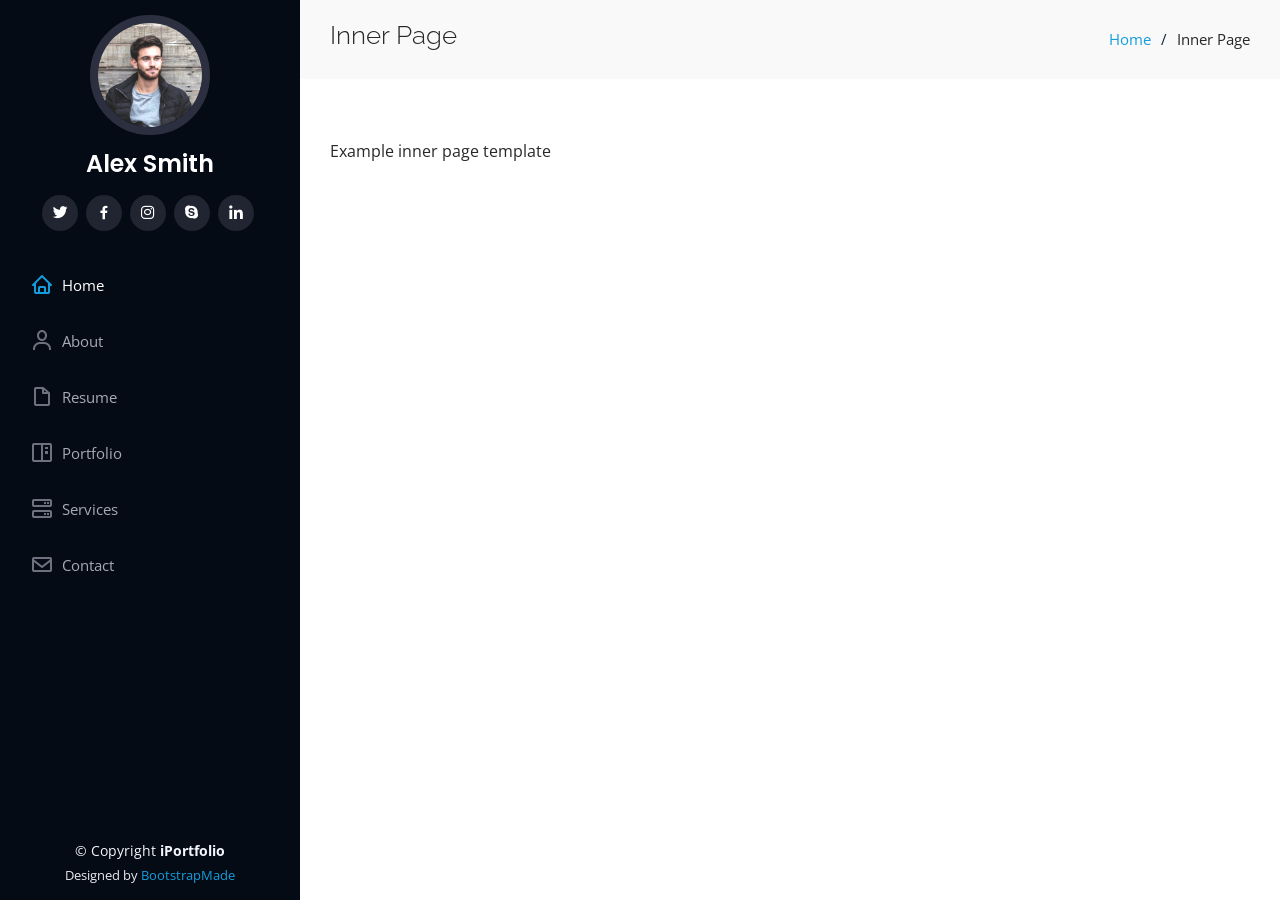
<file: inner-page.html>
<!DOCTYPE html>
<html lang="en">

<head>
  <meta charset="utf-8">
  <meta content="width=device-width, initial-scale=1.0" name="viewport">

  <title>Inner Page - iPortfolio Bootstrap Template</title>
  <meta content="" name="description">
  <meta content="" name="keywords">

  <!-- Favicons -->
  <link href="assets/img/favicon.png" rel="icon">
  <link href="assets/img/apple-touch-icon.png" rel="apple-touch-icon">

  <!-- Google Fonts -->
  <link href="https://fonts.googleapis.com/css?family=Open+Sans:300,300i,400,400i,600,600i,700,700i|Raleway:300,300i,400,400i,500,500i,600,600i,700,700i|Poppins:300,300i,400,400i,500,500i,600,600i,700,700i" rel="stylesheet">

  <!-- Vendor CSS Files -->
  <link href="assets/vendor/aos/aos.css" rel="stylesheet">
  <link href="assets/vendor/bootstrap/css/bootstrap.min.css" rel="stylesheet">
  <link href="assets/vendor/bootstrap-icons/bootstrap-icons.css" rel="stylesheet">
  <link href="assets/vendor/boxicons/css/boxicons.min.css" rel="stylesheet">
  <link href="assets/vendor/glightbox/css/glightbox.min.css" rel="stylesheet">
  <link href="assets/vendor/swiper/swiper-bundle.min.css" rel="stylesheet">

  <!-- Template Main CSS File -->
  <link href="assets/css/style.css" rel="stylesheet">

  <!-- =======================================================
  * Template Name: iPortfolio
  * Updated: May 30 2023 with Bootstrap v5.3.0
  * Template URL: https://bootstrapmade.com/iportfolio-bootstrap-portfolio-websites-template/
  * Author: BootstrapMade.com
  * License: https://bootstrapmade.com/license/
  ======================================================== -->
</head>

<body>

  <!-- ======= Mobile nav toggle button ======= -->
  <i class="bi bi-list mobile-nav-toggle d-xl-none"></i>

  <!-- ======= Header ======= -->
  <header id="header">
    <div class="d-flex flex-column">

      <div class="profile">
        <img src="assets/img/profile-img.jpg" alt="" class="img-fluid rounded-circle">
        <h1 class="text-light"><a href="index.html">Alex Smith</a></h1>
        <div class="social-links mt-3 text-center">
          <a href="#" class="twitter"><i class="bx bxl-twitter"></i></a>
          <a href="#" class="facebook"><i class="bx bxl-facebook"></i></a>
          <a href="#" class="instagram"><i class="bx bxl-instagram"></i></a>
          <a href="#" class="google-plus"><i class="bx bxl-skype"></i></a>
          <a href="#" class="linkedin"><i class="bx bxl-linkedin"></i></a>
        </div>
      </div>

      <nav id="navbar" class="nav-menu navbar">
        <ul>
          <li><a href="#hero" class="nav-link scrollto active"><i class="bx bx-home"></i> <span>Home</span></a></li>
          <li><a href="#about" class="nav-link scrollto"><i class="bx bx-user"></i> <span>About</span></a></li>
          <li><a href="#resume" class="nav-link scrollto"><i class="bx bx-file-blank"></i> <span>Resume</span></a></li>
          <li><a href="#portfolio" class="nav-link scrollto"><i class="bx bx-book-content"></i> <span>Portfolio</span></a></li>
          <li><a href="#services" class="nav-link scrollto"><i class="bx bx-server"></i> <span>Services</span></a></li>
          <li><a href="#contact" class="nav-link scrollto"><i class="bx bx-envelope"></i> <span>Contact</span></a></li>
        </ul>
      </nav><!-- .nav-menu -->
    </div>
  </header><!-- End Header -->

  <main id="main">

    <!-- ======= Breadcrumbs ======= -->
    <section class="breadcrumbs">
      <div class="container">

        <div class="d-flex justify-content-between align-items-center">
          <h2>Inner Page</h2>
          <ol>
            <li><a href="index.html">Home</a></li>
            <li>Inner Page</li>
          </ol>
        </div>

      </div>
    </section><!-- End Breadcrumbs -->

    <section class="inner-page">
      <div class="container">
        <p>
          Example inner page template
        </p>
      </div>
    </section>

  </main><!-- End #main -->

  <!-- ======= Footer ======= -->
  <footer id="footer">
    <div class="container">
      <div class="copyright">
        &copy; Copyright <strong><span>iPortfolio</span></strong>
      </div>
      <div class="credits">
        <!-- All the links in the footer should remain intact. -->
        <!-- You can delete the links only if you purchased the pro version. -->
        <!-- Licensing information: https://bootstrapmade.com/license/ -->
        <!-- Purchase the pro version with working PHP/AJAX contact form: https://bootstrapmade.com/iportfolio-bootstrap-portfolio-websites-template/ -->
        Designed by <a href="https://bootstrapmade.com/">BootstrapMade</a>
      </div>
    </div>
  </footer><!-- End  Footer -->

  <a href="#" class="back-to-top d-flex align-items-center justify-content-center"><i class="bi bi-arrow-up-short"></i></a>

  <!-- Vendor JS Files -->
  <script src="assets/vendor/purecounter/purecounter_vanilla.js"></script>
  <script src="assets/vendor/aos/aos.js"></script>
  <script src="assets/vendor/bootstrap/js/bootstrap.bundle.min.js"></script>
  <script src="assets/vendor/glightbox/js/glightbox.min.js"></script>
  <script src="assets/vendor/isotope-layout/isotope.pkgd.min.js"></script>
  <script src="assets/vendor/swiper/swiper-bundle.min.js"></script>
  <script src="assets/vendor/typed.js/typed.umd.js"></script>
  <script src="assets/vendor/waypoints/noframework.waypoints.js"></script>
  <script src="assets/vendor/php-email-form/validate.js"></script>

  <!-- Template Main JS File -->
  <script src="assets/js/main.js"></script>

</body>

</html>
</file>
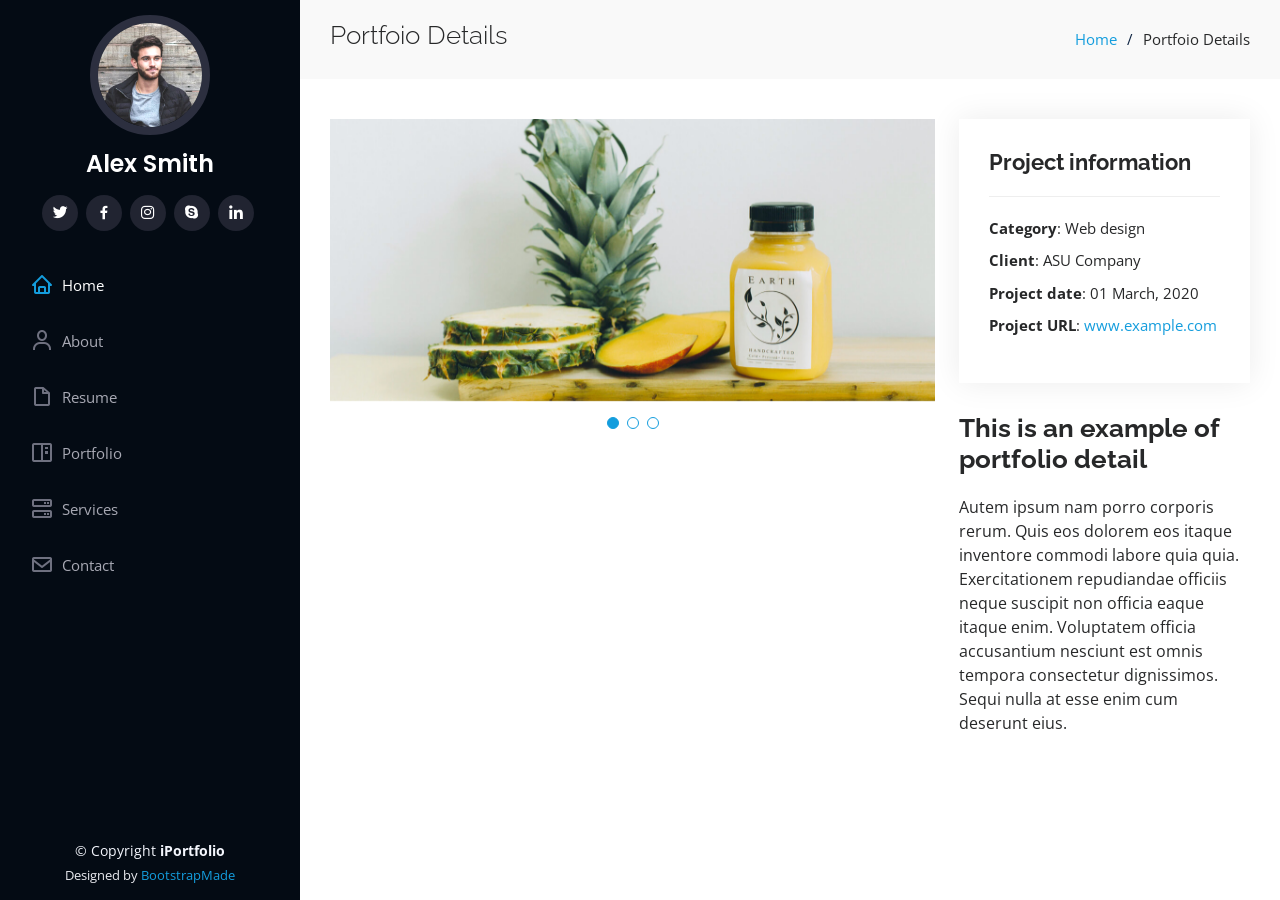
<file: portfolio-details.html>
<!DOCTYPE html>
<html lang="en">

<head>
  <meta charset="utf-8">
  <meta content="width=device-width, initial-scale=1.0" name="viewport">

  <title>Portfolio Details - iPortfolio Bootstrap Template</title>
  <meta content="" name="description">
  <meta content="" name="keywords">

  <!-- Favicons -->
  <link href="assets/img/favicon.png" rel="icon">
  <link href="assets/img/apple-touch-icon.png" rel="apple-touch-icon">

  <!-- Google Fonts -->
  <link href="https://fonts.googleapis.com/css?family=Open+Sans:300,300i,400,400i,600,600i,700,700i|Raleway:300,300i,400,400i,500,500i,600,600i,700,700i|Poppins:300,300i,400,400i,500,500i,600,600i,700,700i" rel="stylesheet">

  <!-- Vendor CSS Files -->
  <link href="assets/vendor/aos/aos.css" rel="stylesheet">
  <link href="assets/vendor/bootstrap/css/bootstrap.min.css" rel="stylesheet">
  <link href="assets/vendor/bootstrap-icons/bootstrap-icons.css" rel="stylesheet">
  <link href="assets/vendor/boxicons/css/boxicons.min.css" rel="stylesheet">
  <link href="assets/vendor/glightbox/css/glightbox.min.css" rel="stylesheet">
  <link href="assets/vendor/swiper/swiper-bundle.min.css" rel="stylesheet">

  <!-- Template Main CSS File -->
  <link href="assets/css/style.css" rel="stylesheet">

  <!-- =======================================================
  * Template Name: iPortfolio
  * Updated: May 30 2023 with Bootstrap v5.3.0
  * Template URL: https://bootstrapmade.com/iportfolio-bootstrap-portfolio-websites-template/
  * Author: BootstrapMade.com
  * License: https://bootstrapmade.com/license/
  ======================================================== -->
</head>

<body>

  <!-- ======= Mobile nav toggle button ======= -->
  <i class="bi bi-list mobile-nav-toggle d-xl-none"></i>

  <!-- ======= Header ======= -->
  <header id="header">
    <div class="d-flex flex-column">

      <div class="profile">
        <img src="assets/img/profile-img.jpg" alt="" class="img-fluid rounded-circle">
        <h1 class="text-light"><a href="index.html">Alex Smith</a></h1>
        <div class="social-links mt-3 text-center">
          <a href="#" class="twitter"><i class="bx bxl-twitter"></i></a>
          <a href="#" class="facebook"><i class="bx bxl-facebook"></i></a>
          <a href="#" class="instagram"><i class="bx bxl-instagram"></i></a>
          <a href="#" class="google-plus"><i class="bx bxl-skype"></i></a>
          <a href="#" class="linkedin"><i class="bx bxl-linkedin"></i></a>
        </div>
      </div>

      <nav id="navbar" class="nav-menu navbar">
        <ul>
          <li><a href="#hero" class="nav-link scrollto active"><i class="bx bx-home"></i> <span>Home</span></a></li>
          <li><a href="#about" class="nav-link scrollto"><i class="bx bx-user"></i> <span>About</span></a></li>
          <li><a href="#resume" class="nav-link scrollto"><i class="bx bx-file-blank"></i> <span>Resume</span></a></li>
          <li><a href="#portfolio" class="nav-link scrollto"><i class="bx bx-book-content"></i> <span>Portfolio</span></a></li>
          <li><a href="#services" class="nav-link scrollto"><i class="bx bx-server"></i> <span>Services</span></a></li>
          <li><a href="#contact" class="nav-link scrollto"><i class="bx bx-envelope"></i> <span>Contact</span></a></li>
        </ul>
      </nav><!-- .nav-menu -->
    </div>
  </header><!-- End Header -->

  <main id="main">

    <!-- ======= Breadcrumbs ======= -->
    <section id="breadcrumbs" class="breadcrumbs">
      <div class="container">

        <div class="d-flex justify-content-between align-items-center">
          <h2>Portfoio Details</h2>
          <ol>
            <li><a href="index.html">Home</a></li>
            <li>Portfoio Details</li>
          </ol>
        </div>

      </div>
    </section><!-- End Breadcrumbs -->

    <!-- ======= Portfolio Details Section ======= -->
    <section id="portfolio-details" class="portfolio-details">
      <div class="container">

        <div class="row gy-4">

          <div class="col-lg-8">
            <div class="portfolio-details-slider swiper">
              <div class="swiper-wrapper align-items-center">

                <div class="swiper-slide">
                  <img src="assets/img/portfolio/portfolio-details-1.jpg" alt="">
                </div>

                <div class="swiper-slide">
                  <img src="assets/img/portfolio/portfolio-details-2.jpg" alt="">
                </div>

                <div class="swiper-slide">
                  <img src="assets/img/portfolio/portfolio-details-3.jpg" alt="">
                </div>

              </div>
              <div class="swiper-pagination"></div>
            </div>
          </div>

          <div class="col-lg-4">
            <div class="portfolio-info">
              <h3>Project information</h3>
              <ul>
                <li><strong>Category</strong>: Web design</li>
                <li><strong>Client</strong>: ASU Company</li>
                <li><strong>Project date</strong>: 01 March, 2020</li>
                <li><strong>Project URL</strong>: <a href="#">www.example.com</a></li>
              </ul>
            </div>
            <div class="portfolio-description">
              <h2>This is an example of portfolio detail</h2>
              <p>
                Autem ipsum nam porro corporis rerum. Quis eos dolorem eos itaque inventore commodi labore quia quia. Exercitationem repudiandae officiis neque suscipit non officia eaque itaque enim. Voluptatem officia accusantium nesciunt est omnis tempora consectetur dignissimos. Sequi nulla at esse enim cum deserunt eius.
              </p>
            </div>
          </div>

        </div>

      </div>
    </section><!-- End Portfolio Details Section -->

  </main><!-- End #main -->

  <!-- ======= Footer ======= -->
  <footer id="footer">
    <div class="container">
      <div class="copyright">
        &copy; Copyright <strong><span>iPortfolio</span></strong>
      </div>
      <div class="credits">
        <!-- All the links in the footer should remain intact. -->
        <!-- You can delete the links only if you purchased the pro version. -->
        <!-- Licensing information: https://bootstrapmade.com/license/ -->
        <!-- Purchase the pro version with working PHP/AJAX contact form: https://bootstrapmade.com/iportfolio-bootstrap-portfolio-websites-template/ -->
        Designed by <a href="https://bootstrapmade.com/">BootstrapMade</a>
      </div>
    </div>
  </footer><!-- End  Footer -->

  <a href="#" class="back-to-top d-flex align-items-center justify-content-center"><i class="bi bi-arrow-up-short"></i></a>

  <!-- Vendor JS Files -->
  <script src="assets/vendor/purecounter/purecounter_vanilla.js"></script>
  <script src="assets/vendor/aos/aos.js"></script>
  <script src="assets/vendor/bootstrap/js/bootstrap.bundle.min.js"></script>
  <script src="assets/vendor/glightbox/js/glightbox.min.js"></script>
  <script src="assets/vendor/isotope-layout/isotope.pkgd.min.js"></script>
  <script src="assets/vendor/swiper/swiper-bundle.min.js"></script>
  <script src="assets/vendor/typed.js/typed.umd.js"></script>
  <script src="assets/vendor/waypoints/noframework.waypoints.js"></script>
  <script src="assets/vendor/php-email-form/validate.js"></script>

  <!-- Template Main JS File -->
  <script src="assets/js/main.js"></script>

</body>

</html>
</file>
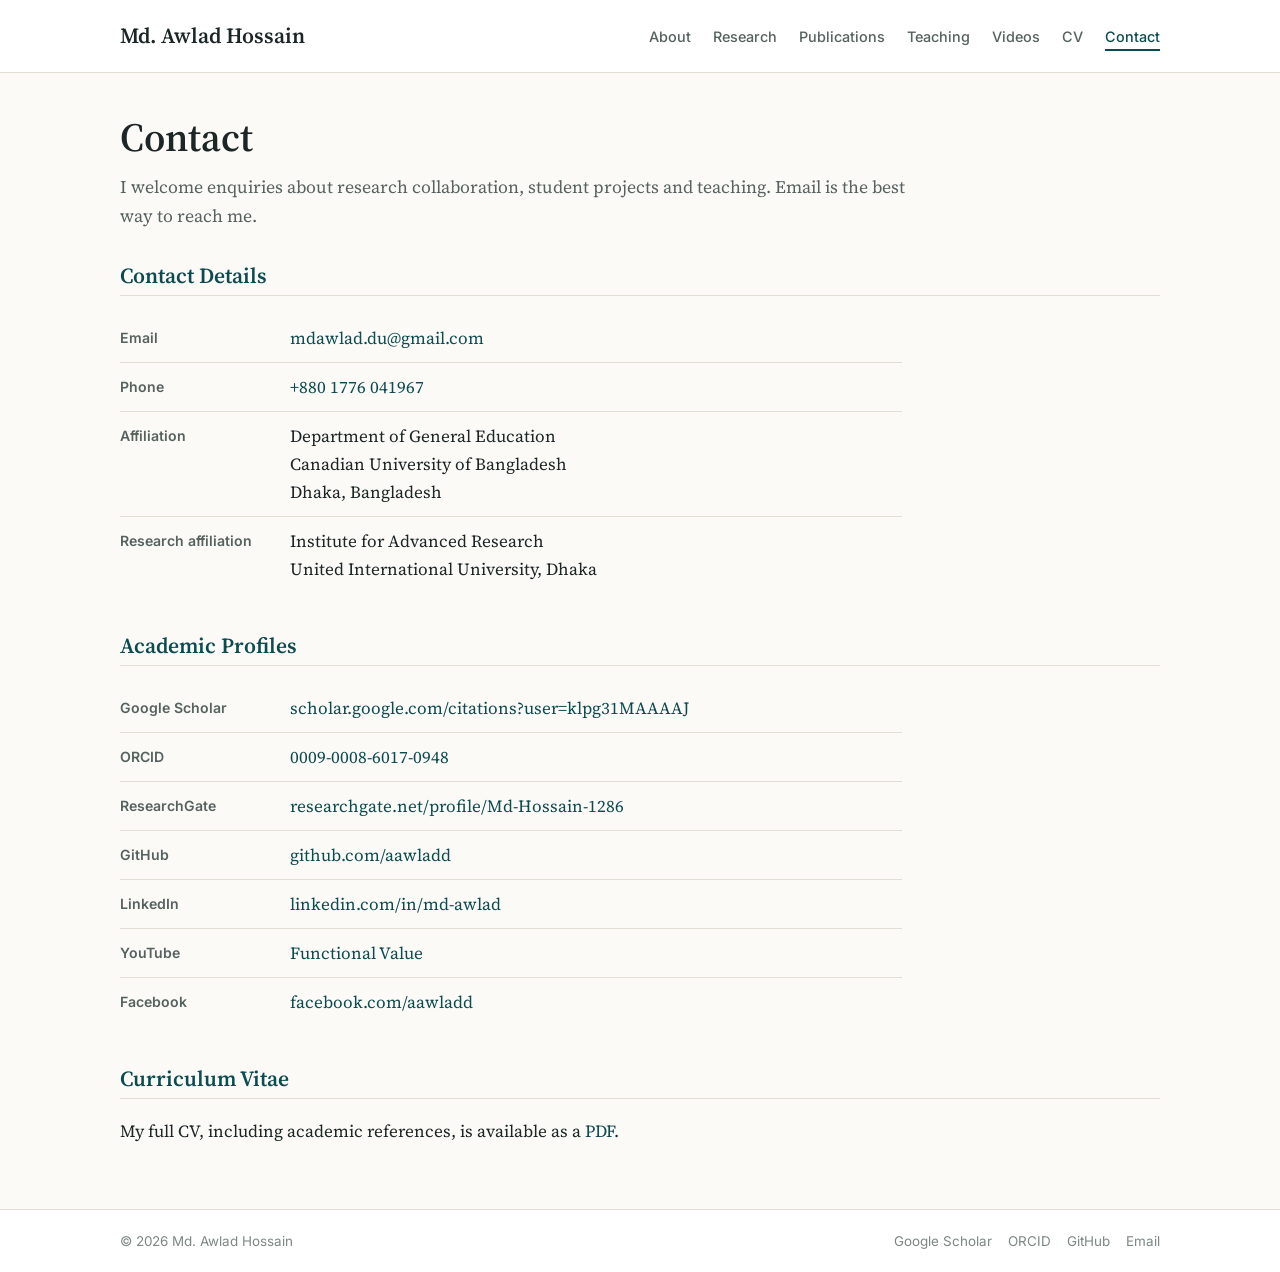
<file: docs/contact.html>
<!doctype html>
<html lang="en">
  <head>
    <meta charset="UTF-8" />
    <meta name="viewport" content="width=device-width, initial-scale=1.0" />
    <title>Contact | Md. Awlad Hossain</title>
    <meta name="description" content="Contact details and academic profiles of Md. Awlad Hossain." />
    <meta name="author" content="Md. Awlad Hossain" />
    <link rel="canonical" href="https://aawladd.github.io/portfolio/contact.html" />
    <meta property="og:type" content="website" />
    <meta property="og:site_name" content="Md. Awlad Hossain" />
    <meta property="og:title" content="Contact | Md. Awlad Hossain" />
    <meta property="og:description" content="Contact details and academic profiles of Md. Awlad Hossain." />
    <meta property="og:url" content="https://aawladd.github.io/portfolio/contact.html" />
    <meta property="og:image" content="https://aawladd.github.io/portfolio/assets/img/Awlad.jpg" />
    <meta name="twitter:card" content="summary" />
    <meta name="theme-color" content="#0e4b50" />
    <link rel="icon" type="image/svg+xml" href="assets/img/Icon.svg" />
    <link rel="preconnect" href="https://fonts.googleapis.com" />
    <link rel="preconnect" href="https://fonts.gstatic.com" crossorigin />
    <link
      href="https://fonts.googleapis.com/css2?family=Inter:wght@400;500;600&family=Source+Serif+4:ital,opsz,wght@0,8..60,400;0,8..60,600;0,8..60,700;1,8..60,400&display=swap"
      rel="stylesheet"
    />
    <link rel="stylesheet" href="assets/css/style.css" />
  </head>
  <body>
    <a class="skip-link" href="#main">Skip to content</a>
    <header class="site-header">
      <div class="container header-inner">
        <a class="site-name" href="index.html">Md. Awlad Hossain</a>
        <nav class="site-nav" aria-label="Main navigation">
          <ul>
            <li><a href="index.html">About</a></li>
            <li><a href="research.html">Research</a></li>
            <li><a href="publications.html">Publications</a></li>
            <li><a href="teaching.html">Teaching</a></li>
            <li><a href="youtube.html">Videos</a></li>
            <li><a href="assets/files/Md_Awlad_Hossain_CV.pdf" target="_blank" rel="noopener">CV</a></li>
            <li><a href="contact.html" aria-current="page">Contact</a></li>
          </ul>
        </nav>
      </div>
    </header>

    <main id="main">
      <div class="container">
        <header class="page-head">
          <h1>Contact</h1>
          <p class="lead">
            I welcome enquiries about research collaboration, student projects and teaching. Email is the best way to
            reach me.
          </p>
        </header>

        <section aria-labelledby="details">
          <h2 id="details">Contact Details</h2>
          <table class="info-table">
            <tr>
              <th scope="row">Email</th>
              <td><a href="mailto:mdawlad.du@gmail.com">mdawlad.du@gmail.com</a></td>
            </tr>
            <tr>
              <th scope="row">Phone</th>
              <td><a href="tel:+8801776041967">+880 1776 041967</a></td>
            </tr>
            <tr>
              <th scope="row">Affiliation</th>
              <td>
                Department of General Education<br />
                Canadian University of Bangladesh<br />
                Dhaka, Bangladesh
              </td>
            </tr>
            <tr>
              <th scope="row">Research affiliation</th>
              <td>Institute for Advanced Research<br />United International University, Dhaka</td>
            </tr>
          </table>
        </section>

        <section aria-labelledby="profiles">
          <h2 id="profiles">Academic Profiles</h2>
          <table class="info-table">
            <tr>
              <th scope="row">Google Scholar</th>
              <td><a href="https://scholar.google.com/citations?user=klpg31MAAAAJ&amp;hl=en" target="_blank" rel="noopener">scholar.google.com/citations?user=klpg31MAAAAJ</a></td>
            </tr>
            <tr>
              <th scope="row">ORCID</th>
              <td><a href="https://orcid.org/0009-0008-6017-0948" target="_blank" rel="noopener">0009-0008-6017-0948</a></td>
            </tr>
            <tr>
              <th scope="row">ResearchGate</th>
              <td><a href="https://www.researchgate.net/profile/Md-Hossain-1286" target="_blank" rel="noopener">researchgate.net/profile/Md-Hossain-1286</a></td>
            </tr>
            <tr>
              <th scope="row">GitHub</th>
              <td><a href="https://github.com/aawladd" target="_blank" rel="noopener">github.com/aawladd</a></td>
            </tr>
            <tr>
              <th scope="row">LinkedIn</th>
              <td><a href="https://www.linkedin.com/in/md-awlad/" target="_blank" rel="noopener">linkedin.com/in/md-awlad</a></td>
            </tr>
            <tr>
              <th scope="row">YouTube</th>
              <td><a href="https://www.youtube.com/@FunctionalValue" target="_blank" rel="noopener">Functional Value</a></td>
            </tr>
            <tr>
              <th scope="row">Facebook</th>
              <td><a href="https://www.facebook.com/aawladd" target="_blank" rel="noopener">facebook.com/aawladd</a></td>
            </tr>
          </table>
        </section>

        <section aria-labelledby="cv">
          <h2 id="cv">Curriculum Vitae</h2>
          <p class="prose">
            My full CV, including academic references, is available as a
            <a href="assets/files/Md_Awlad_Hossain_CV.pdf" target="_blank" rel="noopener">PDF</a>.
          </p>
        </section>
      </div>
    </main>

    <footer class="site-footer">
      <div class="container">
        <span>© <span id="year">2026</span> Md. Awlad Hossain</span>
        <span class="footer-links">
          <a href="https://scholar.google.com/citations?user=klpg31MAAAAJ&amp;hl=en" target="_blank" rel="noopener">Google Scholar</a>
          <a href="https://orcid.org/0009-0008-6017-0948" target="_blank" rel="noopener">ORCID</a>
          <a href="https://github.com/aawladd" target="_blank" rel="noopener">GitHub</a>
          <a href="mailto:mdawlad.du@gmail.com">Email</a>
        </span>
      </div>
    </footer>
    <script>document.getElementById("year").textContent = new Date().getFullYear();</script>
  </body>
</html>
</file>
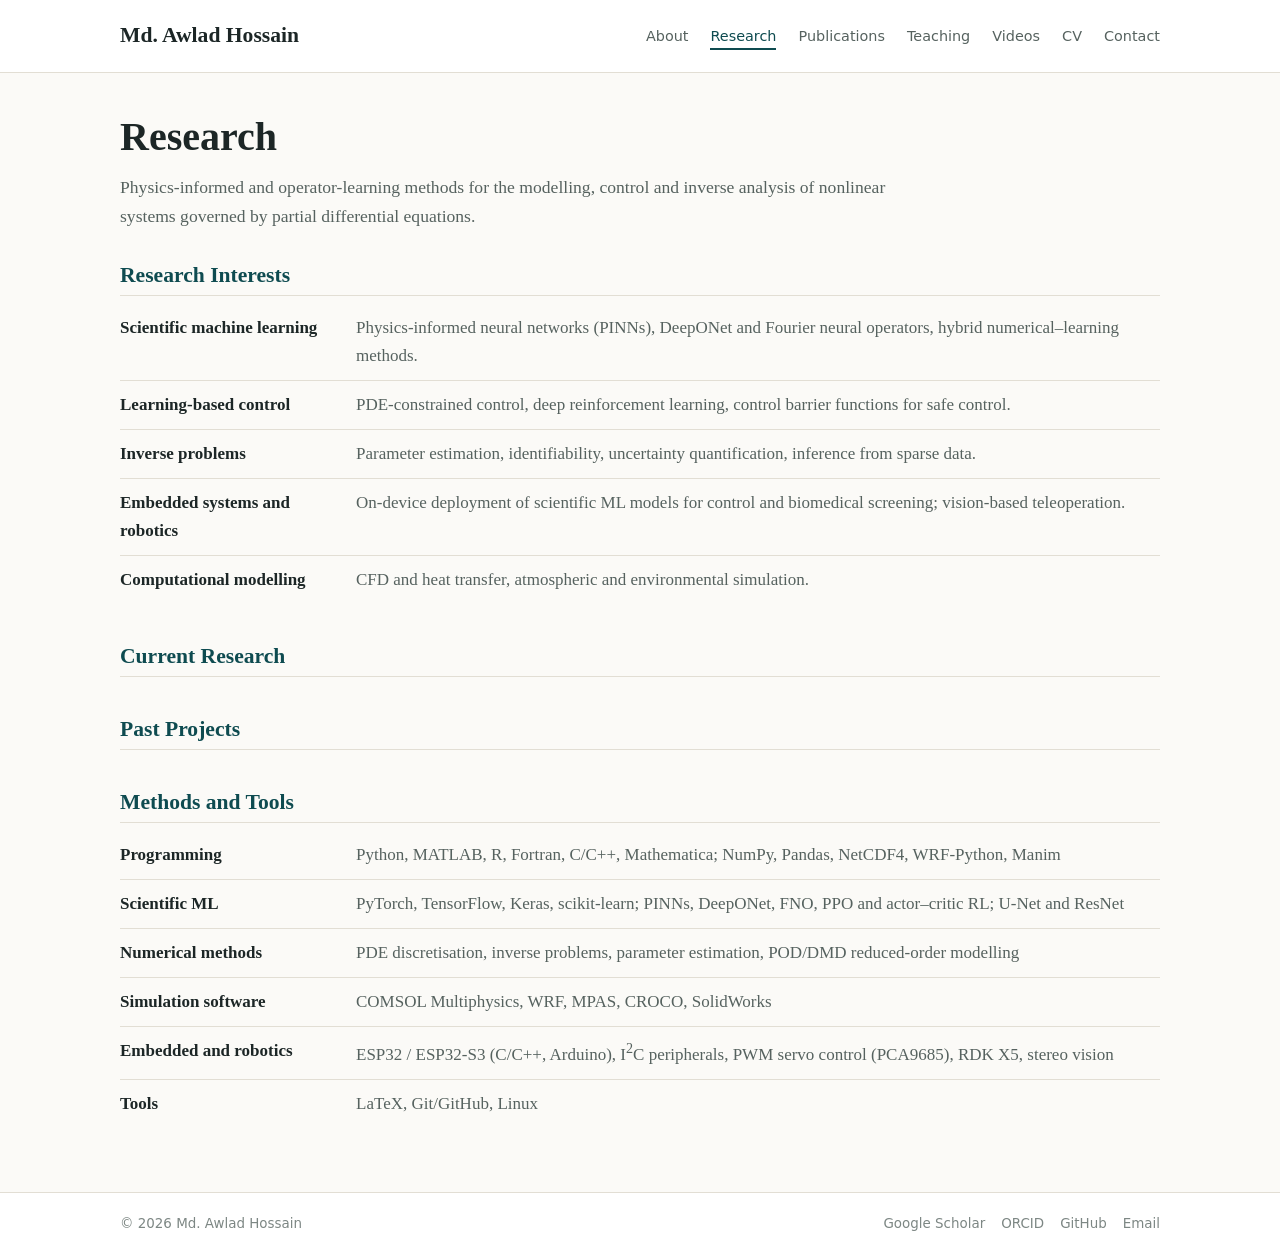
<file: docs/projects.html>
<!doctype html>
<html lang="en">
  <head>
    <meta charset="UTF-8" />
    <title>Redirecting… | Md. Awlad Hossain</title>
    <meta name="robots" content="noindex" />
    <link rel="canonical" href="research.html#projects" />
    <meta http-equiv="refresh" content="0; url=research.html#projects" />
  </head>
  <body>
    <p>This page has moved to <a href="research.html#projects">research.html#projects</a>.</p>
  </body>
</html>
</file>
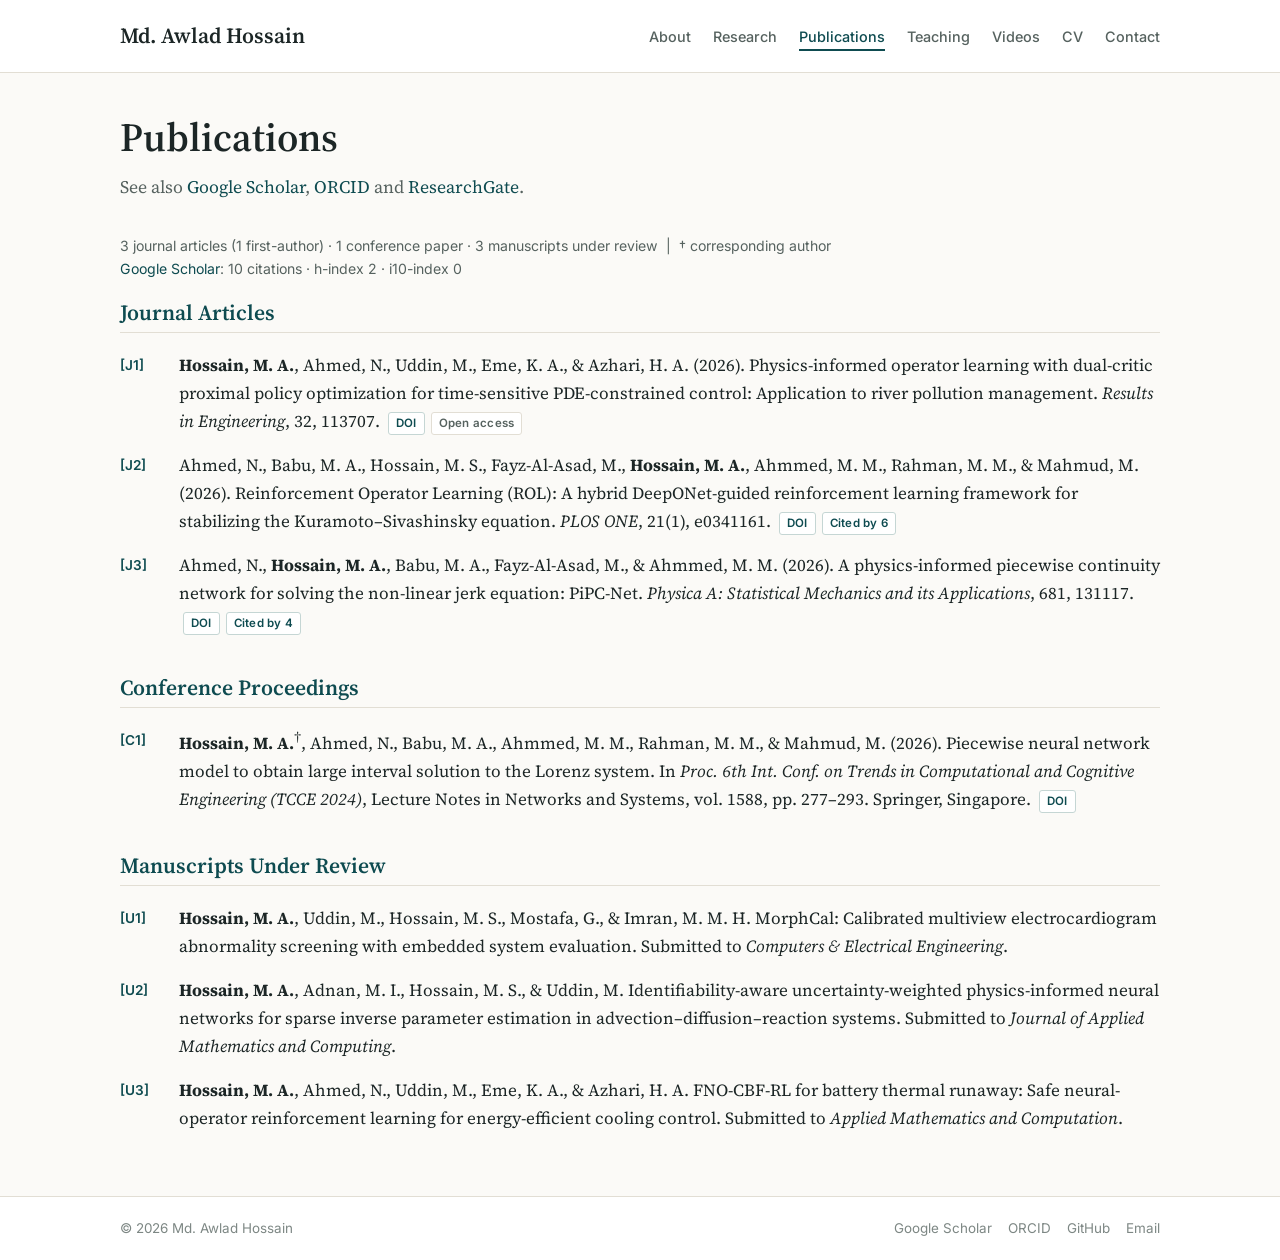
<file: docs/publications.html>
<!doctype html>
<html lang="en">
  <head>
    <meta charset="UTF-8" />
    <meta name="viewport" content="width=device-width, initial-scale=1.0" />
    <title>Publications | Md. Awlad Hossain</title>
    <meta
      name="description"
      content="Journal articles, conference papers and manuscripts by Md. Awlad Hossain in scientific machine learning, operator learning and PDE-constrained control."
    />
    <meta name="author" content="Md. Awlad Hossain" />
    <link rel="canonical" href="https://aawladd.github.io/portfolio/publications.html" />
    <meta property="og:type" content="website" />
    <meta property="og:site_name" content="Md. Awlad Hossain" />
    <meta property="og:title" content="Publications | Md. Awlad Hossain" />
    <meta property="og:description" content="Journal articles, conference papers and manuscripts by Md. Awlad Hossain in scientific machine learning, operator learning and PDE-constrained control." />
    <meta property="og:url" content="https://aawladd.github.io/portfolio/publications.html" />
    <meta property="og:image" content="https://aawladd.github.io/portfolio/assets/img/Awlad.jpg" />
    <meta name="twitter:card" content="summary" />
    <meta name="theme-color" content="#0e4b50" />
    <link rel="icon" type="image/svg+xml" href="assets/img/Icon.svg" />
    <link rel="preconnect" href="https://fonts.googleapis.com" />
    <link rel="preconnect" href="https://fonts.gstatic.com" crossorigin />
    <link
      href="https://fonts.googleapis.com/css2?family=Inter:wght@400;500;600&family=Source+Serif+4:ital,opsz,wght@0,8..60,400;0,8..60,600;0,8..60,700;1,8..60,400&display=swap"
      rel="stylesheet"
    />
    <link rel="stylesheet" href="assets/css/style.css" />
  </head>
  <body>
    <a class="skip-link" href="#main">Skip to content</a>
    <header class="site-header">
      <div class="container header-inner">
        <a class="site-name" href="index.html">Md. Awlad Hossain</a>
        <nav class="site-nav" aria-label="Main navigation">
          <ul>
            <li><a href="index.html">About</a></li>
            <li><a href="research.html">Research</a></li>
            <li><a href="publications.html" aria-current="page">Publications</a></li>
            <li><a href="teaching.html">Teaching</a></li>
            <li><a href="youtube.html">Videos</a></li>
            <li><a href="assets/files/Md_Awlad_Hossain_CV.pdf" target="_blank" rel="noopener">CV</a></li>
            <li><a href="contact.html">Contact</a></li>
          </ul>
        </nav>
      </div>
    </header>

    <main id="main">
      <div class="container">
        <header class="page-head">
          <h1>Publications</h1>
          <p class="lead">
            See also
            <a href="https://scholar.google.com/citations?user=klpg31MAAAAJ&amp;hl=en" target="_blank" rel="noopener">Google Scholar</a>,
            <a href="https://orcid.org/0009-0008-6017-0948" target="_blank" rel="noopener">ORCID</a> and
            <a href="https://www.researchgate.net/profile/Md-Hossain-1286" target="_blank" rel="noopener">ResearchGate</a>.
          </p>
        </header>

        <p class="pub-summary" id="pub-summary"></p>
        <div id="pub-sections">
          <noscript>Please enable JavaScript to see the list, or see the <a href="assets/files/Md_Awlad_Hossain_CV.pdf">CV</a>.</noscript>
        </div>
      </div>
    </main>

    <footer class="site-footer">
      <div class="container">
        <span>© <span id="year">2026</span> Md. Awlad Hossain</span>
        <span class="footer-links">
          <a href="https://scholar.google.com/citations?user=klpg31MAAAAJ&amp;hl=en" target="_blank" rel="noopener">Google Scholar</a>
          <a href="https://orcid.org/0009-0008-6017-0948" target="_blank" rel="noopener">ORCID</a>
          <a href="https://github.com/aawladd" target="_blank" rel="noopener">GitHub</a>
          <a href="mailto:mdawlad.du@gmail.com">Email</a>
        </span>
      </div>
    </footer>
    <script src="assets/js/publications.js"></script>
    <script>document.getElementById("year").textContent = new Date().getFullYear();</script>
  </body>
</html>
</file>
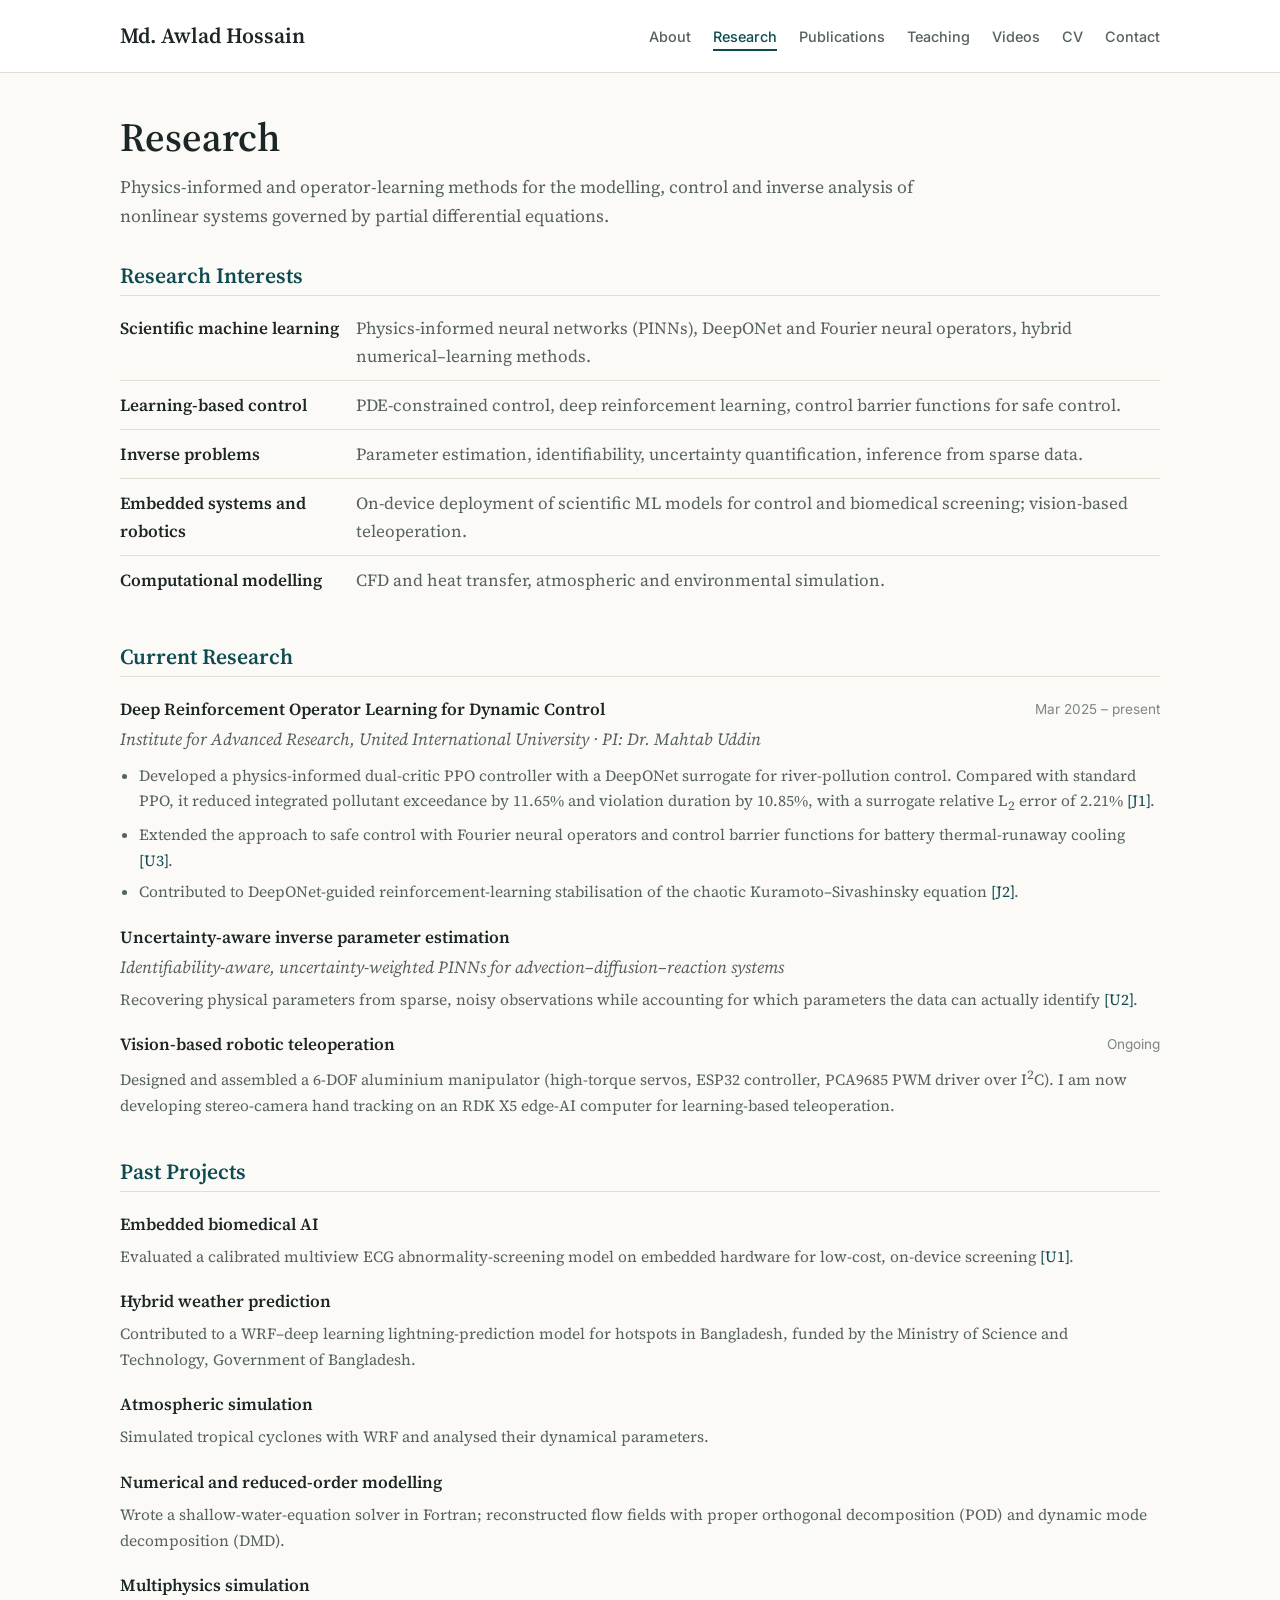
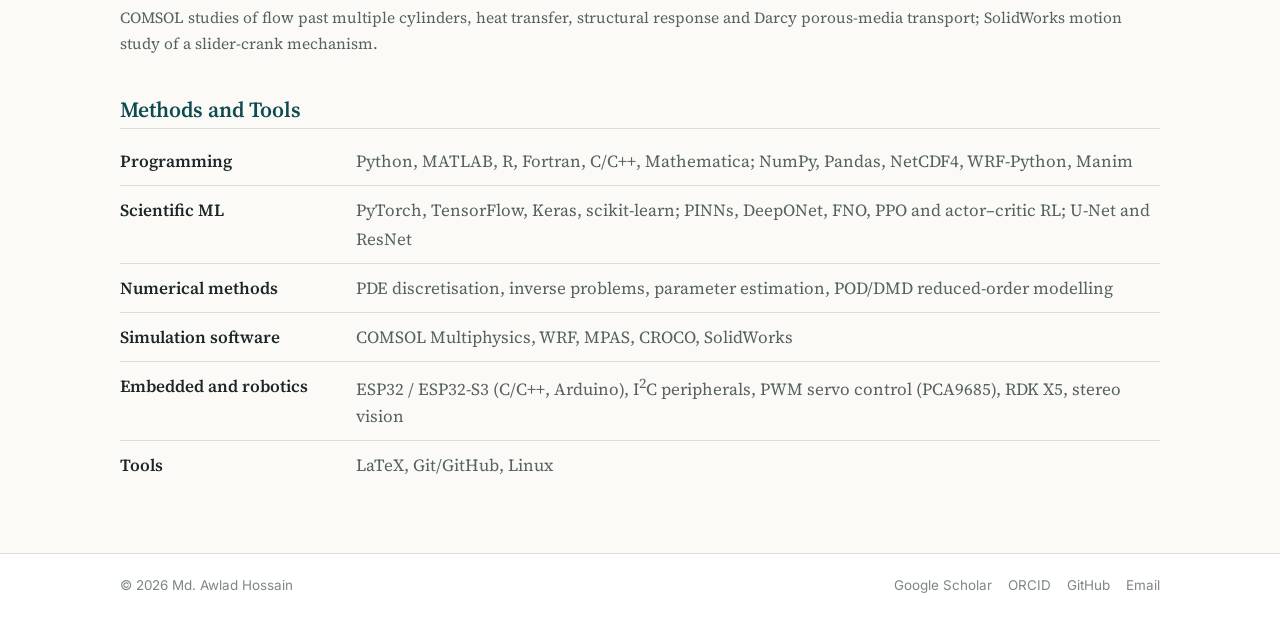
<file: docs/research.html>
<!doctype html>
<html lang="en">
  <head>
    <meta charset="UTF-8" />
    <meta name="viewport" content="width=device-width, initial-scale=1.0" />
    <title>Research | Md. Awlad Hossain</title>
    <meta
      name="description"
      content="Research interests and projects of Md. Awlad Hossain: scientific machine learning, neural operators, learning-based PDE control, inverse problems and embedded systems."
    />
    <meta name="author" content="Md. Awlad Hossain" />
    <link rel="canonical" href="https://aawladd.github.io/portfolio/research.html" />
    <meta property="og:type" content="website" />
    <meta property="og:site_name" content="Md. Awlad Hossain" />
    <meta property="og:title" content="Research | Md. Awlad Hossain" />
    <meta property="og:description" content="Research interests and projects of Md. Awlad Hossain: scientific machine learning, neural operators, learning-based PDE control, inverse problems and embedded systems." />
    <meta property="og:url" content="https://aawladd.github.io/portfolio/research.html" />
    <meta property="og:image" content="https://aawladd.github.io/portfolio/assets/img/Awlad.jpg" />
    <meta name="twitter:card" content="summary" />
    <meta name="theme-color" content="#0e4b50" />
    <link rel="icon" type="image/svg+xml" href="assets/img/Icon.svg" />
    <link rel="preconnect" href="https://fonts.googleapis.com" />
    <link rel="preconnect" href="https://fonts.gstatic.com" crossorigin />
    <link
      href="https://fonts.googleapis.com/css2?family=Inter:wght@400;500;600&family=Source+Serif+4:ital,opsz,wght@0,8..60,400;0,8..60,600;0,8..60,700;1,8..60,400&display=swap"
      rel="stylesheet"
    />
    <link rel="stylesheet" href="assets/css/style.css" />
  </head>
  <body>
    <a class="skip-link" href="#main">Skip to content</a>
    <header class="site-header">
      <div class="container header-inner">
        <a class="site-name" href="index.html">Md. Awlad Hossain</a>
        <nav class="site-nav" aria-label="Main navigation">
          <ul>
            <li><a href="index.html">About</a></li>
            <li><a href="research.html" aria-current="page">Research</a></li>
            <li><a href="publications.html">Publications</a></li>
            <li><a href="teaching.html">Teaching</a></li>
            <li><a href="youtube.html">Videos</a></li>
            <li><a href="assets/files/Md_Awlad_Hossain_CV.pdf" target="_blank" rel="noopener">CV</a></li>
            <li><a href="contact.html">Contact</a></li>
          </ul>
        </nav>
      </div>
    </header>

    <main id="main">
      <div class="container">
        <header class="page-head">
          <h1>Research</h1>
          <p class="lead">
            Physics-informed and operator-learning methods for the modelling, control and inverse analysis of nonlinear
            systems governed by partial differential equations.
          </p>
        </header>

        <section aria-labelledby="interests">
          <h2 id="interests">Research Interests</h2>
          <dl class="def-list">
            <div>
              <dt>Scientific machine learning</dt>
              <dd>Physics-informed neural networks (PINNs), DeepONet and Fourier neural operators, hybrid numerical–learning methods.</dd>
            </div>
            <div>
              <dt>Learning-based control</dt>
              <dd>PDE-constrained control, deep reinforcement learning, control barrier functions for safe control.</dd>
            </div>
            <div>
              <dt>Inverse problems</dt>
              <dd>Parameter estimation, identifiability, uncertainty quantification, inference from sparse data.</dd>
            </div>
            <div>
              <dt>Embedded systems and robotics</dt>
              <dd>On-device deployment of scientific ML models for control and biomedical screening; vision-based teleoperation.</dd>
            </div>
            <div>
              <dt>Computational modelling</dt>
              <dd>CFD and heat transfer, atmospheric and environmental simulation.</dd>
            </div>
          </dl>
        </section>

        <section aria-labelledby="current">
          <h2 id="current">Current Research</h2>
          <div id="projects-current"><noscript>See the <a href="assets/files/Md_Awlad_Hossain_CV.pdf">CV</a> for research projects.</noscript></div>
        </section>

        <section aria-labelledby="projects">
          <h2 id="projects">Past Projects</h2>
          <div id="projects-past"></div>
        </section>

        <section aria-labelledby="methods">
          <h2 id="methods">Methods and Tools</h2>
          <dl class="def-list">
            <div>
              <dt>Programming</dt>
              <dd>Python, MATLAB, R, Fortran, C/C++, Mathematica; NumPy, Pandas, NetCDF4, WRF-Python, Manim</dd>
            </div>
            <div>
              <dt>Scientific ML</dt>
              <dd>PyTorch, TensorFlow, Keras, scikit-learn; PINNs, DeepONet, FNO, PPO and actor–critic RL; U-Net and ResNet</dd>
            </div>
            <div>
              <dt>Numerical methods</dt>
              <dd>PDE discretisation, inverse problems, parameter estimation, POD/DMD reduced-order modelling</dd>
            </div>
            <div>
              <dt>Simulation software</dt>
              <dd>COMSOL Multiphysics, WRF, MPAS, CROCO, SolidWorks</dd>
            </div>
            <div>
              <dt>Embedded and robotics</dt>
              <dd>ESP32 / ESP32-S3 (C/C++, Arduino), I<sup>2</sup>C peripherals, PWM servo control (PCA9685), RDK X5, stereo vision</dd>
            </div>
            <div>
              <dt>Tools</dt>
              <dd>LaTeX, Git/GitHub, Linux</dd>
            </div>
          </dl>
        </section>
      </div>
    </main>

    <footer class="site-footer">
      <div class="container">
        <span>© <span id="year">2026</span> Md. Awlad Hossain</span>
        <span class="footer-links">
          <a href="https://scholar.google.com/citations?user=klpg31MAAAAJ&amp;hl=en" target="_blank" rel="noopener">Google Scholar</a>
          <a href="https://orcid.org/0009-0008-6017-0948" target="_blank" rel="noopener">ORCID</a>
          <a href="https://github.com/aawladd" target="_blank" rel="noopener">GitHub</a>
          <a href="mailto:mdawlad.du@gmail.com">Email</a>
        </span>
      </div>
    </footer>
    <script src="assets/js/publications.js"></script>
    <script src="assets/js/projects.js"></script>
    <script>document.getElementById("year").textContent = new Date().getFullYear();</script>
  </body>
</html>
</file>
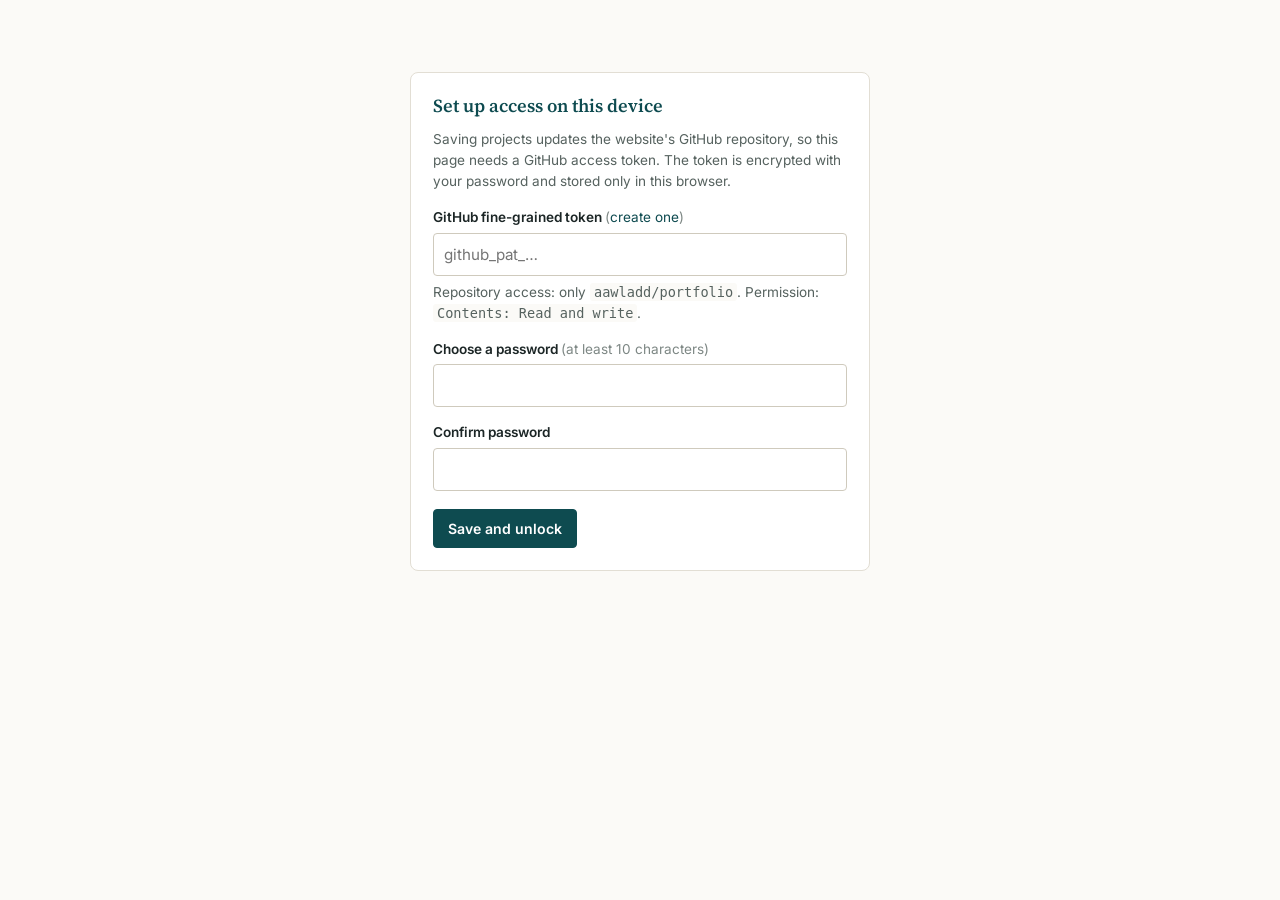
<file: docs/studio-ijb0oxn3ye.html>
<!doctype html>
<html lang="en">
  <head>
    <meta charset="UTF-8" />
    <meta name="viewport" content="width=device-width, initial-scale=1.0" />
    <meta name="robots" content="noindex, nofollow" />
    <title>Research Projects | Admin</title>
    <link rel="icon" type="image/svg+xml" href="assets/img/Icon.svg" />
    <link rel="preconnect" href="https://fonts.googleapis.com" />
    <link rel="preconnect" href="https://fonts.gstatic.com" crossorigin />
    <link
      href="https://fonts.googleapis.com/css2?family=Inter:wght@400;500;600&family=Source+Serif+4:ital,opsz,wght@0,8..60,400;0,8..60,600;0,8..60,700;1,8..60,400&display=swap"
      rel="stylesheet"
    />
    <link rel="stylesheet" href="assets/css/style.css" />
    <style>
      body { font-family: var(--sans); font-size: 0.95rem; }
      .admin-wrap { width: min(860px, calc(100% - 32px)); margin: 0 auto; padding: 32px 0 64px; }
      .admin-head { display: flex; justify-content: space-between; align-items: center; flex-wrap: wrap; gap: 12px; margin-bottom: 20px; }
      .admin-head h1 { font-size: 1.6rem; }
      .panel { background: var(--paper); border: 1px solid var(--rule); border-radius: 8px; padding: 22px; }
      .panel + .panel { margin-top: 20px; }
      .panel h2 { font-size: 1.15rem; color: var(--accent); margin-bottom: 12px; }
      .lock { max-width: 460px; margin: 40px auto; }
      label { display: block; font-weight: 600; font-size: 0.85rem; margin: 14px 0 4px; }
      label .hint { font-weight: 400; color: var(--faint); }
      input[type="text"], input[type="password"], input[type="url"], select, textarea {
        width: 100%; padding: 8px 10px; border: 1px solid #cfcabd; border-radius: 4px;
        font: inherit; background: #fff; color: var(--ink);
      }
      textarea { resize: vertical; min-height: 64px; }
      input:focus, select:focus, textarea:focus { outline: 2px solid var(--accent); outline-offset: -1px; }
      .row { display: grid; grid-template-columns: 1fr 1fr; gap: 0 16px; }
      .row-3 { display: grid; grid-template-columns: 2fr 1fr 1fr; gap: 0 16px; }
      .actions { display: flex; flex-wrap: wrap; gap: 8px; margin-top: 18px; align-items: center; }
      .b { font: inherit; font-size: 0.88rem; font-weight: 600; cursor: pointer; padding: 7px 14px; border-radius: 4px; border: 1px solid var(--rule); background: #fff; color: var(--ink); text-decoration: none; }
      .b:hover { border-color: var(--accent); color: var(--accent); text-decoration: none; }
      .b.primary { background: var(--accent); border-color: var(--accent); color: #fff; }
      .b.primary:hover { background: #0a393d; color: #fff; }
      .b.danger { color: #9b2c2c; }
      .b.danger:hover { border-color: #9b2c2c; }
      .b:disabled { opacity: 0.5; cursor: not-allowed; }
      .b.sm { padding: 3px 9px; font-size: 0.8rem; font-weight: 500; }
      .msg { margin-top: 14px; padding: 10px 12px; border-radius: 4px; font-size: 0.88rem; display: none; }
      .msg.show { display: block; }
      .msg.ok { background: #e6f2ea; color: #1d5a32; }
      .msg.err { background: #fbeaea; color: #8a2424; }
      .msg.info { background: var(--accent-soft); color: var(--accent); }
      .item-row { display: grid; grid-template-columns: minmax(0, 1fr) auto; gap: 10px; padding: 12px 0; border-top: 1px solid var(--rule); align-items: start; }
      .group-title + .item-row { border-top: 0; }
      .item-row .t { font-family: var(--serif); font-size: 1.02rem; line-height: 1.4; font-weight: 600; }
      .item-row .v { color: var(--faint); font-size: 0.82rem; margin-top: 2px; }
      .item-row .ctl { display: flex; gap: 4px; flex-wrap: wrap; justify-content: flex-end; }
      .group-title { font-weight: 600; color: var(--muted); text-transform: uppercase; letter-spacing: 0.06em; font-size: 0.75rem; margin: 22px 0 4px; }
      .group-title:first-child { margin-top: 0; }
      .preview { margin-top: 18px; padding: 14px; background: var(--bg); border: 1px dashed #cfcabd; border-radius: 6px; font-family: var(--serif); }
      .preview-label { font-family: var(--sans); font-size: 0.75rem; text-transform: uppercase; letter-spacing: 0.06em; color: var(--faint); margin-bottom: 6px; }
      .inline { display: flex; gap: 8px; align-items: center; flex-wrap: wrap; margin-top: 8px; }
      .inline select { width: auto; max-width: 100%; }
      .dirty-bar { position: sticky; bottom: 0; margin-top: 20px; background: #fff8e6; border: 1px solid #e8d49c; border-radius: 6px; padding: 12px 16px; display: none; align-items: center; justify-content: space-between; gap: 12px; flex-wrap: wrap; }
      .dirty-bar.show { display: flex; }
      .note { color: var(--muted); font-size: 0.85rem; line-height: 1.55; }
      .note code { background: var(--bg); padding: 1px 4px; border-radius: 3px; }
      [hidden] { display: none !important; }
      @media (max-width: 640px) {
        .row, .row-3 { grid-template-columns: 1fr; }
        .item-row { grid-template-columns: 1fr; }
        .item-row .ctl { justify-content: flex-start; }
      }
    </style>
  </head>
  <body>
    <div class="admin-wrap">
      <!-- First-time setup on this device -->
      <div id="view-setup" class="panel lock" hidden>
        <h2>Set up access on this device</h2>
        <p class="note">
          Saving projects updates the website's GitHub repository, so this page needs a GitHub access token. The token
          is encrypted with your password and stored only in this browser.
        </p>
        <label for="setup-token">GitHub fine-grained token
          <span class="hint">(<a href="https://github.com/settings/personal-access-tokens/new" target="_blank" rel="noopener">create one</a>)</span></label>
        <input id="setup-token" type="password" autocomplete="off" spellcheck="false" placeholder="github_pat_…" />
        <p class="note" style="margin-top: 6px">
          Repository access: only <code>aawladd/portfolio</code>. Permission: <code>Contents: Read and write</code>.
        </p>
        <label for="setup-pw">Choose a password <span class="hint">(at least 10 characters)</span></label>
        <input id="setup-pw" type="password" autocomplete="new-password" />
        <label for="setup-pw2">Confirm password</label>
        <input id="setup-pw2" type="password" autocomplete="new-password" />
        <div class="actions"><button class="b primary" id="setup-btn">Save and unlock</button></div>
        <div class="msg" id="setup-msg"></div>
      </div>

      <!-- Unlock -->
      <form id="view-lock" class="panel lock" hidden>
        <h2>Research projects</h2>
        <label for="lock-pw">Password</label>
        <input id="lock-pw" type="password" autocomplete="current-password" />
        <div class="actions">
          <button class="b primary" type="submit">Unlock</button>
          <button class="b sm" type="button" id="forget-btn-lock">Use a different token</button>
        </div>
        <div class="msg" id="lock-msg"></div>
      </form>

      <!-- Editor -->
      <div id="view-editor" hidden>
        <div class="admin-head">
          <h1>Research projects</h1>
          <div class="actions" style="margin: 0">
            <button class="b primary" id="add-btn">+ Add project</button>
            <a class="b" href="research.html" target="_blank" rel="noopener">View page</a>
            <button class="b" id="lock-btn">Lock</button>
          </div>
        </div>
        <p class="note" style="margin-bottom: 16px">
          Publications and videos update automatically (from Google Scholar, ORCID and YouTube). Only projects are edited here.
        </p>
        <div class="msg" id="editor-msg"></div>

        <div class="panel" id="form-panel" hidden>
          <h2 id="form-title">Add project</h2>
          <div class="row-3">
            <div>
              <label for="p-title">Title</label>
              <input id="p-title" type="text" />
            </div>
            <div>
              <label for="p-status">Section</label>
              <select id="p-status"></select>
            </div>
            <div>
              <label for="p-dates">Dates <span class="hint">e.g. 2025 – present</span></label>
              <input id="p-dates" type="text" />
            </div>
          </div>
          <label for="p-where">Institution / PI / subtitle <span class="hint">(optional)</span></label>
          <input id="p-where" type="text" />
          <label for="p-summary">Description</label>
          <textarea id="p-summary" rows="3"></textarea>
          <label for="p-bullets">Key points <span class="hint">(optional, one per line)</span></label>
          <textarea id="p-bullets" rows="4"></textarea>
          <div class="inline">
            <select id="p-cite" aria-label="Cite a publication"></select>
            <button class="b sm" id="p-cite-btn" type="button">Insert citation</button>
          </div>
          <div class="row">
            <div>
              <label for="p-link">Link <span class="hint">(GitHub, video… optional)</span></label>
              <input id="p-link" type="url" placeholder="https://" />
            </div>
            <div>
              <label for="p-id">Anchor ID <span class="hint">(filled from the title)</span></label>
              <input id="p-id" type="text" spellcheck="false" />
            </div>
          </div>
          <div class="preview"><div class="preview-label">Preview</div><div id="p-preview"></div></div>
          <div class="actions">
            <button class="b primary" id="save-btn" type="button">Save to list</button>
            <button class="b" id="cancel-btn" type="button">Cancel</button>
          </div>
          <div class="msg" id="form-msg"></div>
        </div>

        <div class="panel" style="margin-top: 20px"><div id="project-rows"></div></div>

        <div class="dirty-bar" id="dirty-bar">
          <span><strong>Unpublished changes.</strong> <span id="dirty-list" class="note"></span></span>
          <span class="actions" style="margin: 0">
            <button class="b" id="discard-btn">Discard</button>
            <button class="b primary" id="publish-btn">Publish to website</button>
          </span>
        </div>

        <p class="note" style="margin-top: 28px">
          The website updates about a minute after publishing.
          <button class="b sm" id="forget-btn" style="margin-left: 6px">Forget this device</button>
        </p>
      </div>
    </div>

    <script>window.PUBS_NO_AUTO = true;</script>
    <script src="assets/js/publications.js"></script>
    <script src="assets/js/projects.js"></script>
    <script src="assets/js/admin.js"></script>
  </body>
</html>
</file>
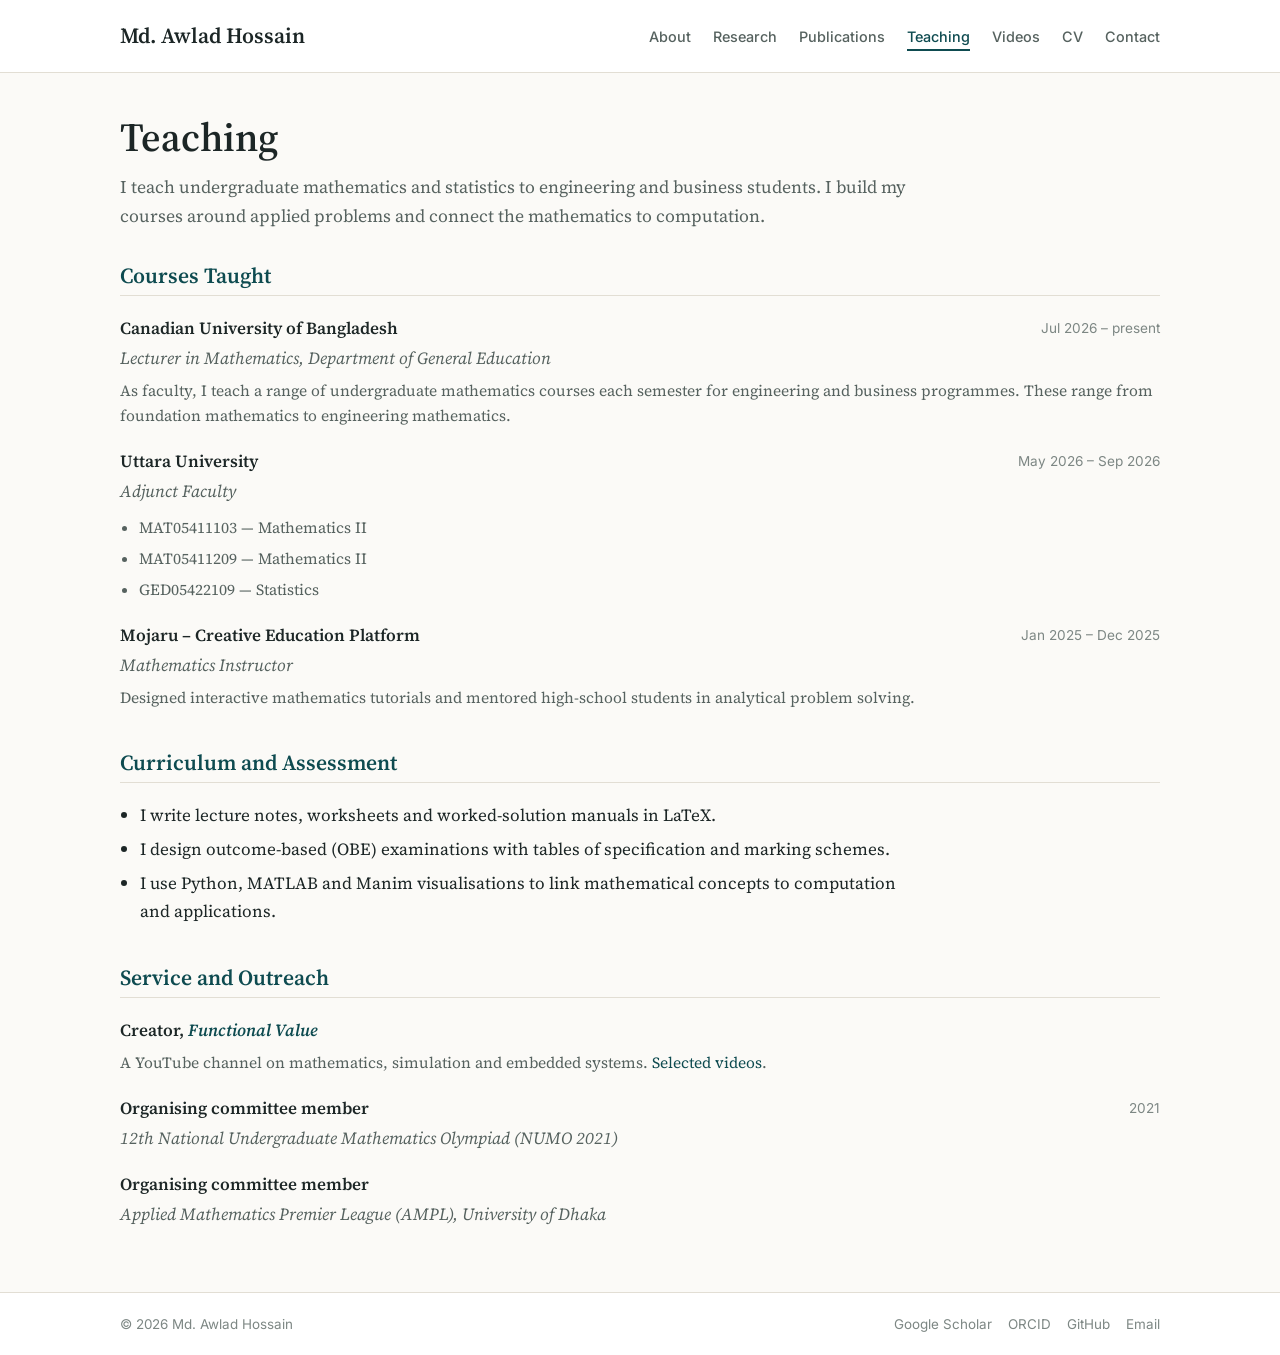
<file: docs/teaching.html>
<!doctype html>
<html lang="en">
  <head>
    <meta charset="UTF-8" />
    <meta name="viewport" content="width=device-width, initial-scale=1.0" />
    <title>Teaching | Md. Awlad Hossain</title>
    <meta
      name="description"
      content="Teaching, courses, curriculum work and outreach of Md. Awlad Hossain, Lecturer in Mathematics at the Canadian University of Bangladesh."
    />
    <meta name="author" content="Md. Awlad Hossain" />
    <link rel="canonical" href="https://aawladd.github.io/portfolio/teaching.html" />
    <meta property="og:type" content="website" />
    <meta property="og:site_name" content="Md. Awlad Hossain" />
    <meta property="og:title" content="Teaching | Md. Awlad Hossain" />
    <meta property="og:description" content="Teaching, courses, curriculum work and outreach of Md. Awlad Hossain, Lecturer in Mathematics at the Canadian University of Bangladesh." />
    <meta property="og:url" content="https://aawladd.github.io/portfolio/teaching.html" />
    <meta property="og:image" content="https://aawladd.github.io/portfolio/assets/img/Awlad.jpg" />
    <meta name="twitter:card" content="summary" />
    <meta name="theme-color" content="#0e4b50" />
    <link rel="icon" type="image/svg+xml" href="assets/img/Icon.svg" />
    <link rel="preconnect" href="https://fonts.googleapis.com" />
    <link rel="preconnect" href="https://fonts.gstatic.com" crossorigin />
    <link
      href="https://fonts.googleapis.com/css2?family=Inter:wght@400;500;600&family=Source+Serif+4:ital,opsz,wght@0,8..60,400;0,8..60,600;0,8..60,700;1,8..60,400&display=swap"
      rel="stylesheet"
    />
    <link rel="stylesheet" href="assets/css/style.css" />
  </head>
  <body>
    <a class="skip-link" href="#main">Skip to content</a>
    <header class="site-header">
      <div class="container header-inner">
        <a class="site-name" href="index.html">Md. Awlad Hossain</a>
        <nav class="site-nav" aria-label="Main navigation">
          <ul>
            <li><a href="index.html">About</a></li>
            <li><a href="research.html">Research</a></li>
            <li><a href="publications.html">Publications</a></li>
            <li><a href="teaching.html" aria-current="page">Teaching</a></li>
            <li><a href="youtube.html">Videos</a></li>
            <li><a href="assets/files/Md_Awlad_Hossain_CV.pdf" target="_blank" rel="noopener">CV</a></li>
            <li><a href="contact.html">Contact</a></li>
          </ul>
        </nav>
      </div>
    </header>

    <main id="main">
      <div class="container">
        <header class="page-head">
          <h1>Teaching</h1>
          <p class="lead">
            I teach undergraduate mathematics and statistics to engineering and business students. I build my courses
            around applied problems and connect the mathematics to computation.
          </p>
        </header>

        <section aria-labelledby="courses">
          <h2 id="courses">Courses Taught</h2>
          <div class="entry">
            <span class="title">Canadian University of Bangladesh</span><span class="date">Jul 2026 – present</span>
            <span class="where">Lecturer in Mathematics, Department of General Education</span>
            <div class="detail">
              As faculty, I teach a range of undergraduate mathematics courses each semester for engineering
              and business programmes. These range from foundation mathematics to engineering mathematics.
            </div>
          </div>
          <div class="entry">
            <span class="title">Uttara University</span><span class="date">May 2026 – Sep 2026</span>
            <span class="where">Adjunct Faculty</span>
            <div class="detail">
              <ul>
                <li>MAT05411103 — Mathematics II</li>
                <li>MAT05411209 — Mathematics II</li>
                <li>GED05422109 — Statistics</li>
              </ul>
            </div>
          </div>
          <div class="entry">
            <span class="title">Mojaru – Creative Education Platform</span><span class="date">Jan 2025 – Dec 2025</span>
            <span class="where">Mathematics Instructor</span>
            <div class="detail">
              Designed interactive mathematics tutorials and mentored high-school students in analytical problem solving.
            </div>
          </div>
        </section>

        <section aria-labelledby="curriculum">
          <h2 id="curriculum">Curriculum and Assessment</h2>
          <ul class="prose">
            <li>I write lecture notes, worksheets and worked-solution manuals in LaTeX.</li>
            <li>I design outcome-based (OBE) examinations with tables of specification and marking schemes.</li>
            <li>I use Python, MATLAB and Manim visualisations to link mathematical concepts to computation and applications.</li>
          </ul>
        </section>

        <section aria-labelledby="outreach">
          <h2 id="outreach">Service and Outreach</h2>
          <div class="entry">
            <span class="title">
              Creator, <a href="https://www.youtube.com/@FunctionalValue" target="_blank" rel="noopener"><em>Functional Value</em></a>
            </span>
            <div class="detail">A YouTube channel on mathematics, simulation and embedded systems. <a href="youtube.html">Selected videos</a>.</div>
          </div>
          <div class="entry">
            <span class="title">Organising committee member</span><span class="date">2021</span>
            <span class="where">12th National Undergraduate Mathematics Olympiad (NUMO 2021)</span>
          </div>
          <div class="entry">
            <span class="title">Organising committee member</span>
            <span class="where">Applied Mathematics Premier League (AMPL), University of Dhaka</span>
          </div>
        </section>
      </div>
    </main>

    <footer class="site-footer">
      <div class="container">
        <span>© <span id="year">2026</span> Md. Awlad Hossain</span>
        <span class="footer-links">
          <a href="https://scholar.google.com/citations?user=klpg31MAAAAJ&amp;hl=en" target="_blank" rel="noopener">Google Scholar</a>
          <a href="https://orcid.org/0009-0008-6017-0948" target="_blank" rel="noopener">ORCID</a>
          <a href="https://github.com/aawladd" target="_blank" rel="noopener">GitHub</a>
          <a href="mailto:mdawlad.du@gmail.com">Email</a>
        </span>
      </div>
    </footer>
    <script>document.getElementById("year").textContent = new Date().getFullYear();</script>
  </body>
</html>
</file>
<file: docs/assets/css/style.css>
/* Md. Awlad Hossain — academic website stylesheet */

:root {
  --bg: #fbfaf7;
  --paper: #ffffff;
  --ink: #1c2626;
  --muted: #56625f;
  --faint: #7d8784;
  --rule: #e2ded4;
  --accent: #0e4b50;
  --accent-soft: #e7efee;
  --gold: #9a7034;
  --max: 1040px;
  --serif: "Source Serif 4", Georgia, "Times New Roman", serif;
  --sans: "Inter", system-ui, -apple-system, "Segoe UI", sans-serif;
}

* { box-sizing: border-box; }
html { -webkit-text-size-adjust: 100%; }
body {
  margin: 0;
  background: var(--bg);
  color: var(--ink);
  font-family: var(--serif);
  font-size: 1.0625rem;
  line-height: 1.65;
}
img { max-width: 100%; display: block; }
a { color: var(--accent); text-decoration: none; }
a:hover { text-decoration: underline; text-underline-offset: 2px; }
p { margin: 0 0 0.9em; }
p:last-child { margin-bottom: 0; }
ul, ol { margin: 0; padding-left: 1.2em; }
li + li { margin-top: 0.35em; }
h1, h2, h3 { font-family: var(--serif); font-weight: 600; line-height: 1.2; margin: 0; }

.container { width: min(var(--max), calc(100% - 32px)); margin-inline: auto; }

.skip-link {
  position: absolute; left: 16px; top: -60px; z-index: 10;
  padding: 8px 12px; background: var(--ink); color: #fff; font-family: var(--sans);
}
.skip-link:focus { top: 12px; }

/* Header */
.site-header {
  background: var(--paper);
  border-bottom: 1px solid var(--rule);
}
.header-inner {
  display: flex; align-items: center; justify-content: space-between;
  gap: 12px 28px; flex-wrap: wrap; padding: 18px 0;
}
.site-name {
  font-family: var(--serif); font-size: 1.35rem; font-weight: 600; color: var(--ink);
}
.site-name:hover { text-decoration: none; color: var(--accent); }
.site-nav ul {
  list-style: none; padding: 0; margin: 0;
  display: flex; flex-wrap: wrap; gap: 4px 22px;
}
.site-nav li + li { margin-top: 0; }
.site-nav a {
  font-family: var(--sans); font-size: 0.9rem; font-weight: 500;
  color: var(--muted); padding: 4px 0; border-bottom: 2px solid transparent;
}
.site-nav a:hover { color: var(--accent); text-decoration: none; }
.site-nav a[aria-current="page"] { color: var(--accent); border-bottom-color: var(--accent); }

/* Main */
main { padding: 40px 0 64px; }
.page-head { margin-bottom: 32px; }
.page-head h1 { font-size: clamp(1.9rem, 4vw, 2.5rem); }
.page-head .lead { margin-top: 12px; color: var(--muted); max-width: 46em; font-size: 1.1rem; }

section + section { margin-top: 40px; }
section h2 {
  font-size: 1.35rem; color: var(--accent);
  padding-bottom: 6px; margin-bottom: 18px; border-bottom: 1px solid var(--rule);
}
section h3 { font-size: 1.1rem; margin: 22px 0 8px; }
section h2 + h3 { margin-top: 0; }

.prose { max-width: 46em; }
.muted { color: var(--muted); }
.small { font-size: 0.92rem; }

/* Home layout */
.home-layout {
  display: grid; grid-template-columns: 250px minmax(0, 1fr); gap: 48px; align-items: start;
}
.profile-card { position: sticky; top: 24px; font-family: var(--sans); font-size: 0.9rem; }
.profile-card img {
  width: 100%; max-width: 220px; height: auto; aspect-ratio: 1; object-fit: cover;
  border-radius: 6px; border: 1px solid var(--rule); margin-bottom: 16px;
}
.profile-card .name { font-family: var(--serif); font-size: 1.4rem; font-weight: 600; line-height: 1.2; margin: 0 0 4px; }
.profile-card .position { color: var(--ink); font-weight: 500; margin: 0 0 2px; }
.profile-card .affil { color: var(--muted); margin: 0 0 12px; line-height: 1.45; }
.profile-links { list-style: none; padding: 0; margin: 14px 0 0; border-top: 1px solid var(--rule); padding-top: 12px; }
.profile-links li + li { margin-top: 4px; }
.btn {
  display: inline-block; margin-top: 16px; padding: 7px 14px;
  font-family: var(--sans); font-size: 0.88rem; font-weight: 600;
  color: #fff; background: var(--accent); border-radius: 4px;
}
.btn:hover { text-decoration: none; background: #0a393d; }

/* Entries: education, appointments, projects */
.entry { display: grid; grid-template-columns: minmax(0, 1fr) auto; gap: 2px 20px; }
.entry + .entry { margin-top: 18px; }
.entry .title { font-weight: 600; }
.entry .date { font-family: var(--sans); font-size: 0.85rem; color: var(--faint); white-space: nowrap; padding-top: 3px; }
.entry .where { grid-column: 1 / -1; color: var(--muted); font-style: italic; }
.entry .detail { grid-column: 1 / -1; color: var(--muted); font-size: 0.97rem; margin-top: 4px; }
.entry .detail ul { margin-top: 4px; }

/* Interests */
.def-list { margin: 0; }
.def-list > div { padding: 10px 0; border-top: 1px solid var(--rule); display: grid; grid-template-columns: 220px minmax(0, 1fr); gap: 16px; }
.def-list > div:first-child { border-top: 0; padding-top: 0; }
.def-list dt { font-weight: 600; }
.def-list dd { margin: 0; color: var(--muted); }

/* Publications */
.pub-summary { font-family: var(--sans); font-size: 0.88rem; color: var(--muted); margin-bottom: 20px; }
.pub-list { list-style: none; padding: 0; margin: 0; }
.pub-list li { display: grid; grid-template-columns: 3em minmax(0, 1fr); gap: 8px; scroll-margin-top: 20px; }
.pub-list li + li { margin-top: 16px; }
.pub-key { font-family: var(--sans); font-size: 0.85rem; font-weight: 600; color: var(--accent); padding-top: 3px; }
.me { font-weight: 700; }
.pub-list .ptitle { color: var(--ink); }
.venue { font-style: italic; }
.pub-links { display: inline-flex; flex-wrap: wrap; gap: 6px; margin-left: 4px; }
.badge {
  display: inline-block; font-family: var(--sans); font-size: 0.72rem; font-weight: 600;
  letter-spacing: 0.02em; padding: 1px 7px; border-radius: 3px;
  border: 1px solid var(--rule); color: var(--muted); background: var(--paper); vertical-align: 1px;
}
a.badge { color: var(--accent); border-color: #c5d6d4; }
a.badge:hover { background: var(--accent-soft); text-decoration: none; }
.pub-list li:target { background: var(--accent-soft); outline: 6px solid var(--accent-soft); }

.recent-pubs { list-style: none; padding: 0; }
.recent-pubs li + li { margin-top: 12px; }
.recent-pubs .venue { color: var(--muted); font-style: italic; }

/* Contact */
.info-table { width: 100%; border-collapse: collapse; max-width: 46em; }
.info-table th, .info-table td { text-align: left; vertical-align: top; padding: 10px 0; border-top: 1px solid var(--rule); }
.info-table tr:first-child th, .info-table tr:first-child td { border-top: 0; }
.info-table th { width: 170px; font-family: var(--sans); font-size: 0.88rem; font-weight: 600; color: var(--muted); padding-right: 16px; padding-top: 12px; }
.info-table td { overflow-wrap: anywhere; }

/* Footer */
.site-footer { border-top: 1px solid var(--rule); background: var(--paper); }
.site-footer .container {
  display: flex; justify-content: space-between; flex-wrap: wrap; gap: 8px 24px;
  padding: 20px 0; font-family: var(--sans); font-size: 0.84rem; color: var(--faint);
}

/* Responsive */
@media (max-width: 820px) {
  .home-layout { grid-template-columns: 1fr; gap: 32px; }
  .profile-card { position: static; display: grid; grid-template-columns: 120px minmax(0, 1fr); gap: 0 20px; }
  .profile-card { align-items: start; }
  .profile-card img { grid-row: 1 / span 4; margin: 0; }
  .profile-links { grid-column: 1 / -1; display: flex; flex-wrap: wrap; gap: 4px 16px; }
  .profile-links li + li { margin-top: 0; }
  .profile-card .btn { grid-column: 1 / -1; justify-self: start; }
  .def-list > div { grid-template-columns: 1fr; gap: 2px; }
}
@media (max-width: 560px) {
  body { font-size: 1rem; }
  main { padding-top: 28px; }
  .header-inner { padding: 14px 0; }
  .site-nav ul { gap: 4px 16px; }
  .profile-card { grid-template-columns: 96px minmax(0, 1fr); }
  .entry { grid-template-columns: 1fr; }
  .entry .date { padding-top: 0; }
  .info-table th { width: 110px; }
}

@media print {
  .site-header, .site-footer, .btn { display: none; }
  body { background: #fff; }
}

/* Videos */
.video-grid { display: grid; grid-template-columns: repeat(auto-fill, minmax(230px, 1fr)); gap: 24px 20px; }
.video { display: flex; flex-direction: column; gap: 6px; color: var(--ink); }
.video:hover { text-decoration: none; }
.video:hover .vtitle { color: var(--accent); }
.thumb { position: relative; display: block; aspect-ratio: 16 / 9; overflow: hidden; border-radius: 6px; background: #e9e6df; border: 1px solid var(--rule); }
.thumb img { width: 100%; height: 100%; object-fit: cover; transition: transform 0.25s ease; }
.video:hover .thumb img { transform: scale(1.03); }
.thumb-tag {
  position: absolute; right: 6px; bottom: 6px; padding: 1px 6px; border-radius: 3px;
  background: rgba(0, 0, 0, 0.75); color: #fff; font-family: var(--sans); font-size: 0.7rem; font-weight: 600;
}
.vtitle {
  font-size: 0.98rem; line-height: 1.35; font-weight: 600;
  display: -webkit-box; -webkit-line-clamp: 2; -webkit-box-orient: vertical; overflow: hidden;
}
.vmeta { font-family: var(--sans); font-size: 0.8rem; color: var(--faint); }
.sort-bar { display: flex; flex-wrap: wrap; gap: 8px; margin-bottom: 20px; }
.sort-bar button, .btn-plain {
  font-family: var(--sans); font-size: 0.85rem; font-weight: 500; cursor: pointer;
  padding: 5px 12px; border-radius: 4px; border: 1px solid var(--rule); background: var(--paper); color: var(--muted);
}
.sort-bar button:hover, .btn-plain:hover { border-color: var(--accent); color: var(--accent); }
.sort-bar button[aria-pressed="true"] { background: var(--accent); border-color: var(--accent); color: #fff; }

/* Justified body text (About) */
.justify p:not(.small) { text-align: justify; hyphens: auto; -webkit-hyphens: auto; }
.justify { max-width: none; }

/* Footer links */
.footer-links { display: inline-flex; flex-wrap: wrap; gap: 4px 16px; }
.site-footer a { color: var(--faint); }
.site-footer a:hover { color: var(--accent); }
</file>
<file: assets/css/style.css>
/**
* Template Name: iPortfolio
* Updated: May 30 2023 with Bootstrap v5.3.0
* Template URL: https://bootstrapmade.com/iportfolio-bootstrap-portfolio-websites-template/
* Author: BootstrapMade.com
* License: https://bootstrapmade.com/license/
*/

/*--------------------------------------------------------------
# General
--------------------------------------------------------------*/
body {
  font-family: "Open Sans", sans-serif;
  color: #272829;
}

a {
  color: #149ddd;
  text-decoration: none;
}

a:hover {
  color: #37b3ed;
  text-decoration: none;
}

h1,
h2,
h3,
h4,
h5,
h6 {
  font-family: "Raleway", sans-serif;
}

/*--------------------------------------------------------------
# Back to top button
--------------------------------------------------------------*/
.back-to-top {
  position: fixed;
  visibility: hidden;
  opacity: 0;
  right: 15px;
  bottom: 15px;
  z-index: 996;
  background: #149ddd;
  width: 40px;
  height: 40px;
  border-radius: 50px;
  transition: all 0.4s;
}

.back-to-top i {
  font-size: 28px;
  color: #fff;
  line-height: 0;
}

.back-to-top:hover {
  background: #2eafec;
  color: #fff;
}

.back-to-top.active {
  visibility: visible;
  opacity: 1;
}

/*--------------------------------------------------------------
# Header
--------------------------------------------------------------*/
#header {
  position: fixed;
  top: 0;
  left: 0;
  bottom: 0;
  width: 300px;
  transition: all ease-in-out 0.5s;
  z-index: 9997;
  transition: all 0.5s;
  padding: 0 15px;
  background: #040b14;
  overflow-y: auto;
}

#header .profile img {
  margin: 15px auto;
  display: block;
  width: 120px;
  border: 8px solid #2c2f3f;
}

#header .profile h1 {
  font-size: 24px;
  margin: 0;
  padding: 0;
  font-weight: 600;
  -moz-text-align-last: center;
  text-align-last: center;
  font-family: "Poppins", sans-serif;
}

#header .profile h1 a,
#header .profile h1 a:hover {
  color: #fff;
  text-decoration: none;
}

#header .profile .social-links a {
  font-size: 18px;
  display: inline-block;
  background: #212431;
  color: #fff;
  line-height: 1;
  padding: 8px 0;
  margin-right: 4px;
  border-radius: 50%;
  text-align: center;
  width: 36px;
  height: 36px;
  transition: 0.3s;
}

#header .profile .social-links a:hover {
  background: #149ddd;
  color: #fff;
  text-decoration: none;
}

#main {
  margin-left: 300px;
}

.container,
.container-fluid {
  padding-left: 30px;
  padding-right: 30px;
}

@media (max-width: 1199px) {
  #header {
    left: -300px;
  }

  #main {
    margin-left: 0;
  }

  .container,
  .container-fluid {
    padding-left: 12px;
    padding-right: 12px;
  }
}

/*--------------------------------------------------------------
# Navigation Menu
--------------------------------------------------------------*/
/* Desktop Navigation */
.nav-menu {
  padding: 30px 0 0 0;
}

.nav-menu * {
  margin: 0;
  padding: 0;
  list-style: none;
}

.nav-menu>ul>li {
  position: relative;
  white-space: nowrap;
}

.nav-menu a,
.nav-menu a:focus {
  display: flex;
  align-items: center;
  color: #a8a9b4;
  padding: 12px 15px;
  margin-bottom: 8px;
  transition: 0.3s;
  font-size: 15px;
}

.nav-menu a i,
.nav-menu a:focus i {
  font-size: 24px;
  padding-right: 8px;
  color: #6f7180;
}

.nav-menu a:hover,
.nav-menu .active,
.nav-menu .active:focus,
.nav-menu li:hover>a {
  text-decoration: none;
  color: #fff;
}

.nav-menu a:hover i,
.nav-menu .active i,
.nav-menu .active:focus i,
.nav-menu li:hover>a i {
  color: #149ddd;
}

/* Mobile Navigation */
.mobile-nav-toggle {
  position: fixed;
  right: 15px;
  top: 15px;
  z-index: 9998;
  border: 0;
  font-size: 24px;
  transition: all 0.4s;
  outline: none !important;
  background-color: #149ddd;
  color: #fff;
  width: 40px;
  height: 40px;
  display: inline-flex;
  align-items: center;
  justify-content: center;
  line-height: 0;
  border-radius: 50px;
  cursor: pointer;
}

.mobile-nav-active {
  overflow: hidden;
}

.mobile-nav-active #header {
  left: 0;
}

/*--------------------------------------------------------------
# Hero Section
--------------------------------------------------------------*/
#hero {
  width: 100%;
  height: 100vh;
  background: url("../img/hero-bg.jpg") top center;
  background-size: cover;
}

#hero:before {
  content: "";
  background: rgba(5, 13, 24, 0.3);
  position: absolute;
  bottom: 0;
  top: 0;
  left: 0;
  right: 0;
  z-index: 1;
}

#hero .hero-container {
  position: relative;
  z-index: 2;
  min-width: 300px;
}

#hero h1 {
  margin: 0 0 10px 0;
  font-size: 64px;
  font-weight: 700;
  line-height: 56px;
  color: #fff;
}

#hero p {
  color: #fff;
  margin-bottom: 50px;
  font-size: 26px;
  font-family: "Poppins", sans-serif;
}

#hero p span {
  color: #fff;
  padding-bottom: 4px;
  letter-spacing: 1px;
  border-bottom: 3px solid #149ddd;
}

@media (min-width: 1024px) {
  #hero {
    background-attachment: fixed;
  }
}

@media (max-width: 768px) {
  #hero h1 {
    font-size: 28px;
    line-height: 36px;
  }

  #hero h2 {
    font-size: 18px;
    line-height: 24px;
    margin-bottom: 30px;
  }
}

/*--------------------------------------------------------------
# Sections General
--------------------------------------------------------------*/
section {
  padding: 60px 0;
  overflow: hidden;
}

.section-bg {
  background: #f5f8fd;
}

.section-title {
  padding-bottom: 30px;
}

.section-title h2 {
  font-size: 32px;
  font-weight: bold;
  margin-bottom: 20px;
  padding-bottom: 20px;
  position: relative;
  color: #173b6c;
}

.section-title h2::after {
  content: "";
  position: absolute;
  display: block;
  width: 50px;
  height: 3px;
  background: #149ddd;
  bottom: 0;
  left: 0;
}

.section-title p {
  margin-bottom: 0;
}

/*--------------------------------------------------------------
# About
--------------------------------------------------------------*/
.about .content h3 {
  font-weight: 700;
  font-size: 26px;
  color: #173b6c;
}

.about .content ul {
  list-style: none;
  padding: 0;
}

.about .content ul li {
  margin-bottom: 20px;
  display: flex;
  align-items: center;
}

.about .content ul strong {
  margin-right: 10px;
}

.about .content ul i {
  font-size: 16px;
  margin-right: 5px;
  color: #149ddd;
  line-height: 0;
}

.about .content p:last-child {
  margin-bottom: 0;
}

/*--------------------------------------------------------------
# Facts
--------------------------------------------------------------*/
.facts {
  padding-bottom: 30px;
}

.facts .count-box {
  padding: 30px;
  width: 100%;
}

.facts .count-box i {
  display: block;
  font-size: 44px;
  color: #149ddd;
  float: left;
  line-height: 0;
}

.facts .count-box span {
  font-size: 48px;
  line-height: 40px;
  display: block;
  font-weight: 700;
  color: #050d18;
  margin-left: 60px;
}

.facts .count-box p {
  padding: 15px 0 0 0;
  margin: 0 0 0 60px;
  font-family: "Raleway", sans-serif;
  font-size: 14px;
  color: #122f57;
}

.facts .count-box a {
  font-weight: 600;
  display: block;
  margin-top: 20px;
  color: #122f57;
  font-size: 15px;
  font-family: "Poppins", sans-serif;
  transition: ease-in-out 0.3s;
}

.facts .count-box a:hover {
  color: #1f5297;
}

/*--------------------------------------------------------------
# Akills
--------------------------------------------------------------*/
.skills .progress {
  height: 60px;
  display: block;
  background: none;
  border-radius: 0;
}

.skills .progress .skill {
  padding: 0;
  margin: 0 0 6px 0;
  text-transform: uppercase;
  display: block;
  font-weight: 600;
  font-family: "Poppins", sans-serif;
  color: #050d18;
}

.skills .progress .skill .val {
  float: right;
  font-style: normal;
}

.skills .progress-bar-wrap {
  background: #dce8f8;
  height: 10px;
}

.skills .progress-bar {
  width: 1px;
  height: 10px;
  transition: 0.9s;
  background-color: #149ddd;
}

/*--------------------------------------------------------------
# Resume
--------------------------------------------------------------*/
.resume .resume-title {
  font-size: 26px;
  font-weight: 700;
  margin-top: 20px;
  margin-bottom: 20px;
  color: #050d18;
}

.resume .resume-item {
  padding: 0 0 20px 20px;
  margin-top: -2px;
  border-left: 2px solid #1f5297;
  position: relative;
}

.resume .resume-item h4 {
  line-height: 18px;
  font-size: 18px;
  font-weight: 600;
  text-transform: uppercase;
  font-family: "Poppins", sans-serif;
  color: #050d18;
  margin-bottom: 10px;
}

.resume .resume-item h5 {
  font-size: 16px;
  background: #e4edf9;
  padding: 5px 15px;
  display: inline-block;
  font-weight: 600;
  margin-bottom: 10px;
}

.resume .resume-item ul {
  padding-left: 20px;
}

.resume .resume-item ul li {
  padding-bottom: 10px;
}

.resume .resume-item:last-child {
  padding-bottom: 0;
}

.resume .resume-item::before {
  content: "";
  position: absolute;
  width: 16px;
  height: 16px;
  border-radius: 50px;
  left: -9px;
  top: 0;
  background: #fff;
  border: 2px solid #1f5297;
}

/*--------------------------------------------------------------
# Portfolio
--------------------------------------------------------------*/
.portfolio .portfolio-item {
  margin-bottom: 30px;
}

.portfolio #portfolio-flters {
  padding: 0;
  margin: 0 auto 35px auto;
  list-style: none;
  text-align: center;
  background: #fff;
  border-radius: 50px;
  padding: 2px 15px;
}

.portfolio #portfolio-flters li {
  cursor: pointer;
  display: inline-block;
  padding: 10px 15px 8px 15px;
  font-size: 14px;
  font-weight: 600;
  line-height: 1;
  text-transform: uppercase;
  color: #272829;
  margin-bottom: 5px;
  transition: all 0.3s ease-in-out;
}

.portfolio #portfolio-flters li:hover,
.portfolio #portfolio-flters li.filter-active {
  color: #149ddd;
}

.portfolio #portfolio-flters li:last-child {
  margin-right: 0;
}

.portfolio .portfolio-wrap {
  transition: 0.3s;
  position: relative;
  overflow: hidden;
  z-index: 1;
}

.portfolio .portfolio-wrap::before {
  content: "";
  background: rgba(255, 255, 255, 0.5);
  position: absolute;
  left: 0;
  right: 0;
  top: 0;
  bottom: 0;
  transition: all ease-in-out 0.3s;
  z-index: 2;
  opacity: 0;
}

.portfolio .portfolio-wrap .portfolio-links {
  opacity: 1;
  left: 0;
  right: 0;
  bottom: -60px;
  z-index: 3;
  position: absolute;
  transition: all ease-in-out 0.3s;
  display: flex;
  justify-content: center;
}

.portfolio .portfolio-wrap .portfolio-links a {
  color: #fff;
  font-size: 28px;
  text-align: center;
  background: rgba(20, 157, 221, 0.75);
  transition: 0.3s;
  width: 50%;
}

.portfolio .portfolio-wrap .portfolio-links a:hover {
  background: rgba(20, 157, 221, 0.95);
}

.portfolio .portfolio-wrap .portfolio-links a+a {
  border-left: 1px solid #37b3ed;
}

.portfolio .portfolio-wrap:hover::before {
  top: 0;
  left: 0;
  right: 0;
  bottom: 0;
  opacity: 1;
}

.portfolio .portfolio-wrap:hover .portfolio-links {
  opacity: 1;
  bottom: 0;
}

/*--------------------------------------------------------------
# Portfolio Details
--------------------------------------------------------------*/
.portfolio-details {
  padding-top: 40px;
}

.portfolio-details .portfolio-details-slider img {
  width: 100%;
}

.portfolio-details .portfolio-details-slider .swiper-pagination {
  margin-top: 20px;
  position: relative;
}

.portfolio-details .portfolio-details-slider .swiper-pagination .swiper-pagination-bullet {
  width: 12px;
  height: 12px;
  background-color: #fff;
  opacity: 1;
  border: 1px solid #149ddd;
}

.portfolio-details .portfolio-details-slider .swiper-pagination .swiper-pagination-bullet-active {
  background-color: #149ddd;
}

.portfolio-details .portfolio-info {
  padding: 30px;
  box-shadow: 0px 0 30px rgba(5, 13, 24, 0.08);
}

.portfolio-details .portfolio-info h3 {
  font-size: 22px;
  font-weight: 700;
  margin-bottom: 20px;
  padding-bottom: 20px;
  border-bottom: 1px solid #eee;
}

.portfolio-details .portfolio-info ul {
  list-style: none;
  padding: 0;
  font-size: 15px;
}

.portfolio-details .portfolio-info ul li+li {
  margin-top: 10px;
}

.portfolio-details .portfolio-description {
  padding-top: 30px;
}

.portfolio-details .portfolio-description h2 {
  font-size: 26px;
  font-weight: 700;
  margin-bottom: 20px;
}

.portfolio-details .portfolio-description p {
  padding: 0;
}

/*--------------------------------------------------------------
# Services
--------------------------------------------------------------*/
.services .icon-box {
  margin-bottom: 20px;
}

.services .icon {
  float: left;
  display: flex;
  align-items: center;
  justify-content: center;
  width: 54px;
  height: 54px;
  background: #149ddd;
  border-radius: 50%;
  transition: 0.5s;
  border: 1px solid #149ddd;
}

.services .icon i {
  color: #fff;
  font-size: 24px;
  line-height: 0;
}

.services .icon-box:hover .icon {
  background: #fff;
}

.services .icon-box:hover .icon i {
  color: #149ddd;
}

.services .title {
  margin-left: 80px;
  font-weight: 700;
  margin-bottom: 15px;
  font-size: 18px;
}

.services .title a {
  color: #343a40;
}

.services .title a:hover {
  color: #149ddd;
}

.services .description {
  margin-left: 80px;
  line-height: 24px;
  font-size: 14px;
}

/*--------------------------------------------------------------
# Testimonials
--------------------------------------------------------------*/
.testimonials .testimonials-carousel,
.testimonials .testimonials-slider {
  overflow: hidden;
}

.testimonials .testimonial-item {
  box-sizing: content-box;
  text-align: center;
  min-height: 320px;
}

.testimonials .testimonial-item .testimonial-img {
  width: 90px;
  border-radius: 50%;
  margin: 0 auto;
}

.testimonials .testimonial-item h3 {
  font-size: 18px;
  font-weight: bold;
  margin: 10px 0 5px 0;
  color: #111;
}

.testimonials .testimonial-item h4 {
  font-size: 14px;
  color: #999;
  margin: 0;
}

.testimonials .testimonial-item .quote-icon-left,
.testimonials .testimonial-item .quote-icon-right {
  color: #c3e8fa;
  font-size: 26px;
}

.testimonials .testimonial-item .quote-icon-left {
  display: inline-block;
  left: -5px;
  position: relative;
}

.testimonials .testimonial-item .quote-icon-right {
  display: inline-block;
  right: -5px;
  position: relative;
  top: 10px;
}

.testimonials .testimonial-item p {
  font-style: italic;
  margin: 0 15px 15px 15px;
  padding: 20px;
  background: #fff;
  position: relative;
  margin-bottom: 35px;
  border-radius: 6px;
  box-shadow: 0px 2px 15px rgba(0, 0, 0, 0.1);
}

.testimonials .testimonial-item p::after {
  content: "";
  width: 0;
  height: 0;
  border-top: 20px solid #fff;
  border-right: 20px solid transparent;
  border-left: 20px solid transparent;
  position: absolute;
  bottom: -20px;
  left: calc(50% - 20px);
}

.testimonials .swiper-pagination {
  margin-top: 20px;
  position: relative;
}

.testimonials .swiper-pagination .swiper-pagination-bullet {
  width: 12px;
  height: 12px;
  background-color: #fff;
  opacity: 1;
  border: 1px solid #149ddd;
}

.testimonials .swiper-pagination .swiper-pagination-bullet-active {
  background-color: #149ddd;
}

/*--------------------------------------------------------------
# Contact
--------------------------------------------------------------*/
.contact {
  padding-bottom: 130px;
}

.contact .info {
  padding: 30px;
  background: #fff;
  width: 100%;
  box-shadow: 0 0 24px 0 rgba(0, 0, 0, 0.12);
}

.contact .info i {
  font-size: 20px;
  color: #149ddd;
  float: left;
  width: 44px;
  height: 44px;
  background: #dff3fc;
  display: flex;
  justify-content: center;
  align-items: center;
  border-radius: 50px;
  transition: all 0.3s ease-in-out;
}

.contact .info h4 {
  padding: 0 0 0 60px;
  font-size: 22px;
  font-weight: 600;
  margin-bottom: 5px;
  color: #050d18;
}

.contact .info p {
  padding: 0 0 10px 60px;
  margin-bottom: 20px;
  font-size: 14px;
  color: #173b6c;
}

.contact .info .email p {
  padding-top: 5px;
}

.contact .info .social-links {
  padding-left: 60px;
}

.contact .info .social-links a {
  font-size: 18px;
  display: inline-block;
  background: #333;
  color: #fff;
  line-height: 1;
  padding: 8px 0;
  border-radius: 50%;
  text-align: center;
  width: 36px;
  height: 36px;
  transition: 0.3s;
  margin-right: 10px;
}

.contact .info .social-links a:hover {
  background: #149ddd;
  color: #fff;
}

.contact .info .email:hover i,
.contact .info .address:hover i,
.contact .info .phone:hover i {
  background: #149ddd;
  color: #fff;
}

.contact .php-email-form {
  width: 100%;
  padding: 30px;
  background: #fff;
  box-shadow: 0 0 24px 0 rgba(0, 0, 0, 0.12);
}

.contact .php-email-form .form-group {
  padding-bottom: 8px;
}

.contact .php-email-form .validate {
  display: none;
  color: red;
  margin: 0 0 15px 0;
  font-weight: 400;
  font-size: 13px;
}

.contact .php-email-form .error-message {
  display: none;
  color: #fff;
  background: #ed3c0d;
  text-align: left;
  padding: 15px;
  font-weight: 600;
}

.contact .php-email-form .error-message br+br {
  margin-top: 25px;
}

.contact .php-email-form .sent-message {
  display: none;
  color: #fff;
  background: #18d26e;
  text-align: center;
  padding: 15px;
  font-weight: 600;
}

.contact .php-email-form .loading {
  display: none;
  background: #fff;
  text-align: center;
  padding: 15px;
}

.contact .php-email-form .loading:before {
  content: "";
  display: inline-block;
  border-radius: 50%;
  width: 24px;
  height: 24px;
  margin: 0 10px -6px 0;
  border: 3px solid #18d26e;
  border-top-color: #eee;
  animation: animate-loading 1s linear infinite;
}

.contact .php-email-form .form-group {
  margin-bottom: 15px;
}

.contact .php-email-form label {
  padding-bottom: 8px;
}

.contact .php-email-form input,
.contact .php-email-form textarea {
  border-radius: 0;
  box-shadow: none;
  font-size: 14px;
}

.contact .php-email-form input {
  height: 44px;
}

.contact .php-email-form textarea {
  padding: 10px 15px;
}

.contact .php-email-form button[type=submit] {
  background: #149ddd;
  border: 0;
  padding: 10px 24px;
  color: #fff;
  transition: 0.4s;
  border-radius: 4px;
}

.contact .php-email-form button[type=submit]:hover {
  background: #37b3ed;
}

@keyframes animate-loading {
  0% {
    transform: rotate(0deg);
  }

  100% {
    transform: rotate(360deg);
  }
}

/*--------------------------------------------------------------
# Breadcrumbs
--------------------------------------------------------------*/
.breadcrumbs {
  padding: 20px 0;
  background: #f9f9f9;
}

.breadcrumbs h2 {
  font-size: 26px;
  font-weight: 300;
}

.breadcrumbs ol {
  display: flex;
  flex-wrap: wrap;
  list-style: none;
  padding: 0;
  margin: 0;
  font-size: 15px;
}

.breadcrumbs ol li+li {
  padding-left: 10px;
}

.breadcrumbs ol li+li::before {
  display: inline-block;
  padding-right: 10px;
  color: #0e2442;
  content: "/";
}

@media (max-width: 768px) {
  .breadcrumbs .d-flex {
    display: block !important;
  }

  .breadcrumbs ol {
    display: block;
  }

  .breadcrumbs ol li {
    display: inline-block;
  }
}

/*--------------------------------------------------------------
# Footer
--------------------------------------------------------------*/
#footer {
  padding: 15px;
  color: #f4f6fd;
  font-size: 14px;
  position: fixed;
  left: 0;
  bottom: 0;
  width: 300px;
  z-index: 9999;
  background: #040b14;
}

#footer .copyright {
  text-align: center;
}

#footer .credits {
  padding-top: 5px;
  text-align: center;
  font-size: 13px;
  color: #eaebf0;
}

@media (max-width: 1199px) {
  #footer {
    position: static;
    width: auto;
    padding-right: 20px 15px;
  }
}
</file>
